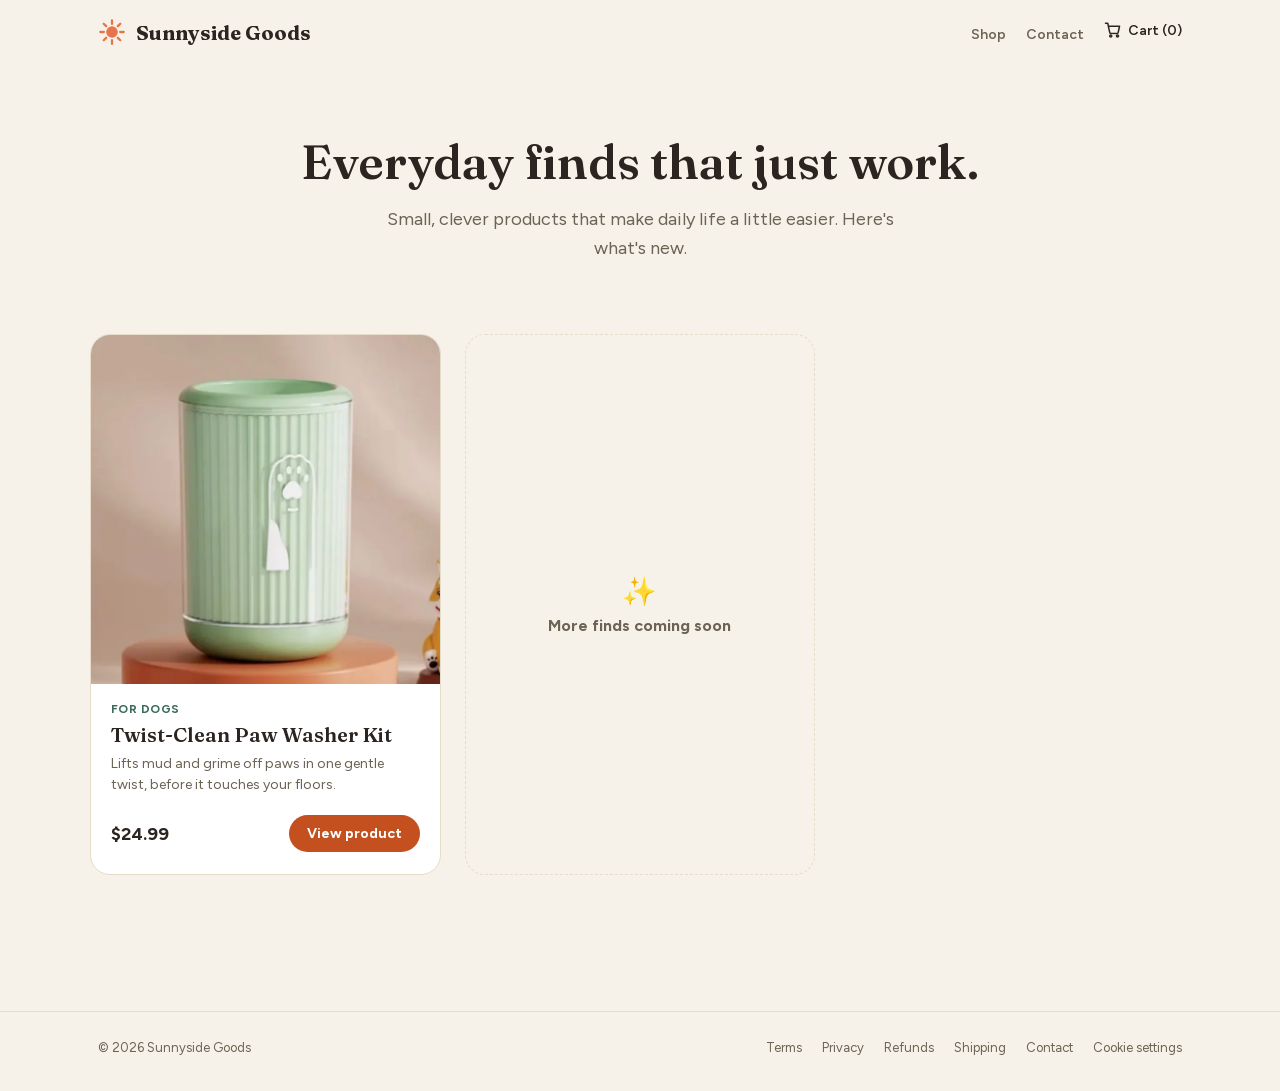
<file: index.html>
<!doctype html>
<html lang="en">
<head>
<meta charset="utf-8">
<meta name="viewport" content="width=device-width, initial-scale=1">
<title>Sunnyside Goods — Everyday finds that just work</title>
<meta name="description" content="Small, clever products that make daily life easier. Browse our latest finds, with free shipping and a 30-day guarantee.">
<link rel="canonical" href="https://svidlak.github.io/">
<meta name="robots" content="index, follow, max-image-preview:large">
<meta name="theme-color" content="#F7F2E9">
<link rel="icon" href="/favicon.svg" type="image/svg+xml">
<meta property="og:type" content="website">
<meta property="og:site_name" content="Sunnyside Goods">
<meta property="og:title" content="Sunnyside Goods — Everyday finds that just work">
<meta property="og:description" content="Small, clever products that make daily life easier. Browse our latest finds, with free shipping and a 30-day guarantee.">
<meta property="og:url" content="https://svidlak.github.io/">
<meta property="og:image" content="https://svidlak.github.io/paw-washer/assets/variants/green-medium.webp">
<meta property="og:image:alt" content="Twist-Clean Paw Washer in green">
<meta name="twitter:card" content="summary_large_image">
<meta name="twitter:title" content="Sunnyside Goods — Everyday finds that just work">
<meta name="twitter:description" content="Small, clever products that make daily life easier. Browse our latest finds, with free shipping and a 30-day guarantee.">
<meta name="twitter:image" content="https://svidlak.github.io/paw-washer/assets/variants/green-medium.webp">
<script type="application/ld+json">{"@context":"https://schema.org","@type":"WebSite","name":"Sunnyside Goods","url":"https://svidlak.github.io/"}</script>
<link rel="preload" href="/shared/fonts/figtree-latin.woff2" as="font" type="font/woff2" crossorigin>
<link rel="preload" href="/shared/fonts/fraunces-latin.woff2" as="font" type="font/woff2" crossorigin>
<link rel="stylesheet" href="/shared/fonts.css">
<style>
  :root { --gx: 48px; --bg: #F7F2E9; --ink: #2B2420; --muted: #6B6354; --line: #E5DCC9; --green: #3A6B5C; --orange: #C4501F; }
  html { scroll-behavior: smooth; -webkit-text-size-adjust: 100%; }
  body { margin: 0; background: var(--bg); color: var(--ink); font-family: 'Figtree', sans-serif; overflow-x: hidden; }
  a { color: inherit; text-decoration: none; }
  h1, h2, .serif { font-family: 'Fraunces', serif; }
  .wrap { max-width: 1100px; margin: 0 auto; padding: 0 var(--gx); }
  header .wrap { display: flex; align-items: center; justify-content: space-between; padding-top: 22px; padding-bottom: 22px; }
  .brand { font-size: 22px; font-weight: 700; display: flex; align-items: center; gap: 10px; }
  .hero { padding: 72px 0 40px; text-align: center; }
  .hero h1 { font-size: 48px; line-height: 1.1; font-weight: 600; margin: 0 0 16px; }
  .hero p { font-size: 18px; color: var(--muted); max-width: 520px; margin: 0 auto; line-height: 1.6; }
  .grid { display: grid; grid-template-columns: repeat(auto-fill, minmax(260px, 1fr)); gap: 24px; padding: 32px 0 88px; }
  .card { display: flex; flex-direction: column; background: #fff; border-radius: 20px; overflow: hidden; border: 1px solid var(--line); transition: transform .2s ease, box-shadow .2s ease; }
  .card:hover { transform: translateY(-4px); box-shadow: 0 14px 32px rgba(43,36,32,0.12); }
  .card img { width: 100%; aspect-ratio: 1 / 1; object-fit: cover; display: block; background: #EFE6D4; }
  .card .body { padding: 18px 20px 22px; display: flex; flex-direction: column; gap: 6px; flex: 1; }
  .tag { font-size: 12px; font-weight: 700; letter-spacing: .04em; text-transform: uppercase; color: var(--green); }
  .card h2 { font-size: 20px; font-weight: 600; margin: 0; }
  .card p { font-size: 14px; line-height: 1.5; color: var(--muted); margin: 0; }
  .row { display: flex; align-items: center; justify-content: space-between; margin-top: auto; padding-top: 14px; }
  .price { font-weight: 700; font-size: 18px; }
  .cta { background: var(--orange); color: #fff; padding: 10px 18px; border-radius: 999px; font-weight: 700; font-size: 14px; }
  .soon { align-items: center; justify-content: center; text-align: center; border-style: dashed; background: transparent; color: var(--muted); padding: 40px 20px; min-height: 200px; }
  .soon:hover { transform: none; box-shadow: none; }
  footer { border-top: 1px solid var(--line); padding: 32px 0; font-size: 13px; color: var(--muted); }
  footer .wrap { display: flex; justify-content: space-between; flex-wrap: wrap; gap: 12px; }
  a:focus-visible { outline: 3px solid var(--green); outline-offset: 3px; }
  @media (max-width: 768px) {
    :root { --gx: 20px; }
    .hero { padding: 48px 0 24px; }
    .hero h1 { font-size: 32px; }
    .hero p { font-size: 16px; }
    .grid { padding-bottom: 56px; }
  }
  @media (prefers-reduced-motion: reduce) { html { scroll-behavior: auto; } * { transition: none !important; } }
</style>
<script src="/shared/layout.js"></script>
<script src="/shared/analytics.js"></script>
<script src="/shared/cart.js"></script>
</head>
<body>

<site-header></site-header>

<main>
  <section class="hero wrap">
    <h1>Everyday finds that just work.</h1>
    <p>Small, clever products that make daily life a little easier. Here's what's new.</p>
  </section>

  <section class="wrap">
    <div class="grid" id="products">
      <!-- PRODUCT CARD: copy this block for each new product -->
      <a class="card" href="paw-washer/">
        <img src="paw-washer/assets/variants/green-medium.webp" alt="Twist-Clean Paw Washer in green" loading="lazy">
        <div class="body">
          <span class="tag">For dogs</span>
          <h2>Twist-Clean Paw Washer Kit</h2>
          <p>Lifts mud and grime off paws in one gentle twist, before it touches your floors.</p>
          <div class="row"><span class="price">$24.99</span><span class="cta">View product</span></div>
        </div>
      </a>

      <div class="card soon">
        <div>
          <div style="font-size: 28px; margin-bottom: 8px;">✨</div>
          <strong>More finds coming soon</strong>
        </div>
      </div>
    </div>
  </section>
</main>

<site-footer></site-footer>
</body>
</html>
</file>
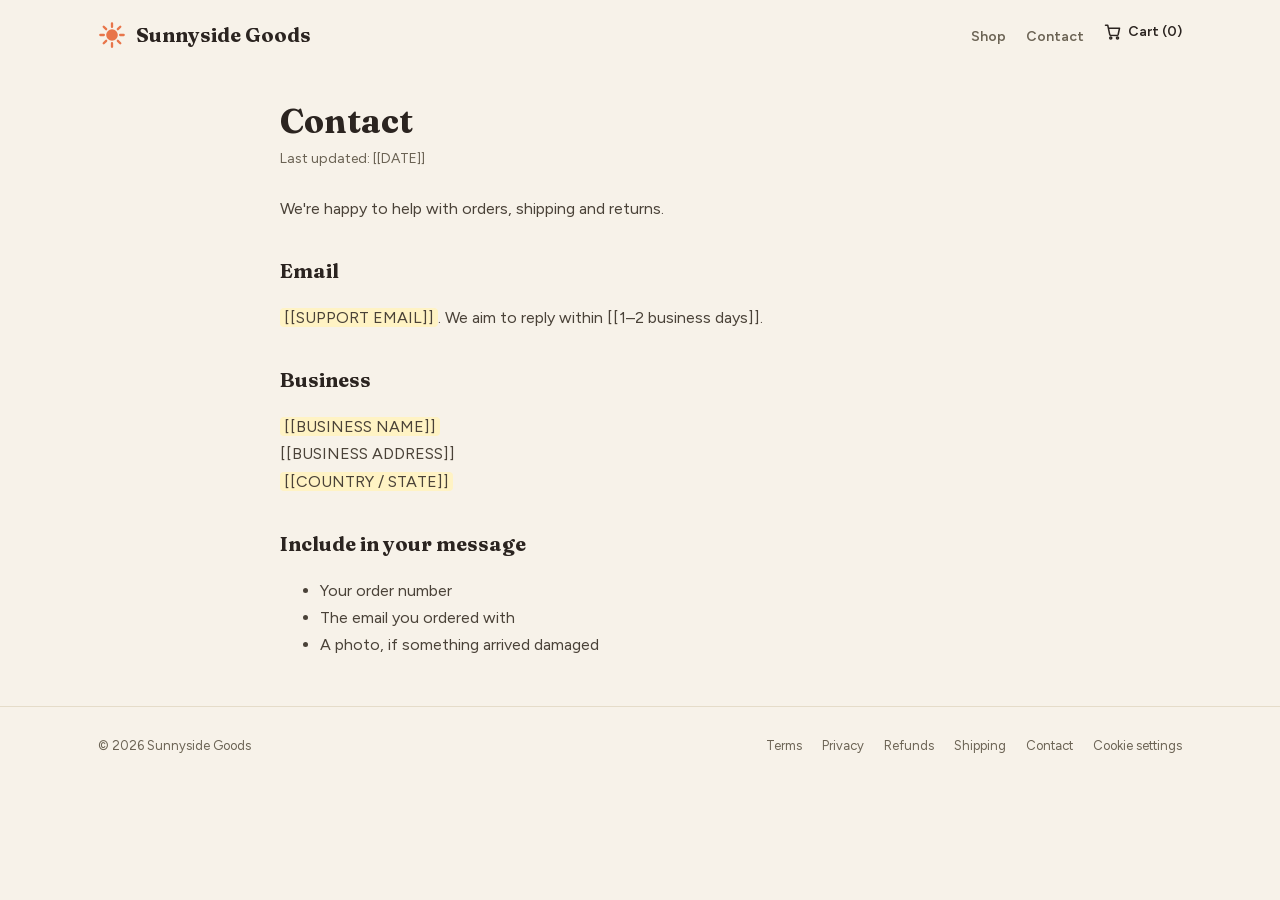
<file: contact/index.html>
<!doctype html>
<html lang="en"><head><meta charset="utf-8"><meta name="viewport" content="width=device-width, initial-scale=1">
<title>Contact — Sunnyside Goods</title>
<meta name="description" content="Get in touch with Sunnyside Goods about orders, shipping and returns.">
<link rel="canonical" href="https://svidlak.github.io/contact/">
<meta name="robots" content="index, follow, max-image-preview:large">
<meta name="theme-color" content="#F7F2E9">
<link rel="icon" href="/favicon.svg" type="image/svg+xml">
<meta property="og:type" content="website">
<meta property="og:site_name" content="Sunnyside Goods">
<meta property="og:title" content="Contact — Sunnyside Goods">
<meta property="og:description" content="Get in touch with Sunnyside Goods about orders, shipping and returns.">
<meta property="og:url" content="https://svidlak.github.io/contact/">
<meta property="og:image" content="https://svidlak.github.io/paw-washer/assets/variants/green-medium.jpeg">
<meta property="og:image:alt" content="Twist-Clean Paw Washer in green">
<meta name="twitter:card" content="summary_large_image">
<meta name="twitter:title" content="Contact — Sunnyside Goods">
<meta name="twitter:description" content="Get in touch with Sunnyside Goods about orders, shipping and returns.">
<meta name="twitter:image" content="https://svidlak.github.io/paw-washer/assets/variants/green-medium.jpeg">
<link rel="preload" href="/shared/fonts/figtree-latin.woff2" as="font" type="font/woff2" crossorigin>
<link rel="preload" href="/shared/fonts/fraunces-latin.woff2" as="font" type="font/woff2" crossorigin>
<link rel="stylesheet" href="/shared/fonts.css">
<style>
  :root { --bg:#F7F2E9; --ink:#2B2420; --muted:#6B6354; --line:#E5DCC9; --green:#3A6B5C; }
  html { -webkit-text-size-adjust:100%; }
  body { margin:0; background:var(--bg); color:var(--ink); font-family:'Figtree',sans-serif; line-height:1.7; overflow-x:hidden; }
  a { color:var(--green); }
  header, main, footer { max-width:760px; margin:0 auto; padding:0 20px; box-sizing:border-box; }
  header { padding-top:24px; padding-bottom:8px; }
  header a { font-family:'Fraunces',serif; font-weight:700; font-size:20px; color:var(--ink); text-decoration:none; }
  h1 { font-family:'Fraunces',serif; font-size:34px; line-height:1.15; margin:32px 0 6px; }
  h2 { font-family:'Fraunces',serif; font-size:20px; margin:32px 0 8px; }
  p, li { font-size:16px; color:#4A4238; }
  .updated { color:var(--muted); font-size:14px; margin:0 0 24px; }
  .todo { background:#FFF3C4; padding:0 4px; border-radius:4px; }
  footer { border-top:1px solid var(--line); margin-top:48px; padding-top:20px; padding-bottom:40px; font-size:14px; color:var(--muted); display:flex; flex-wrap:wrap; gap:8px 20px; }
  footer a { color:var(--muted); }
  @media (max-width:600px){ h1{font-size:28px;} }
</style>
<script src="/shared/analytics.js"></script>
<script src="/shared/cart.js"></script>
<script src="/shared/layout.js"></script>
</head><body>
<site-header></site-header>
<main>
<h1>Contact</h1>
<p class="updated">Last updated: [[DATE]]</p>

<p>We're happy to help with orders, shipping and returns.</p>
<h2>Email</h2>
<p><span class="todo">[[SUPPORT EMAIL]]</span>. We aim to reply within [[1–2 business days]].</p>
<h2>Business</h2>
<p><span class="todo">[[BUSINESS NAME]]</span><br>[[BUSINESS ADDRESS]]<br><span class="todo">[[COUNTRY / STATE]]</span></p>
<h2>Include in your message</h2>
<ul><li>Your order number</li><li>The email you ordered with</li><li>A photo, if something arrived damaged</li></ul>

</main>
<site-footer></site-footer>
</body></html>
</file>
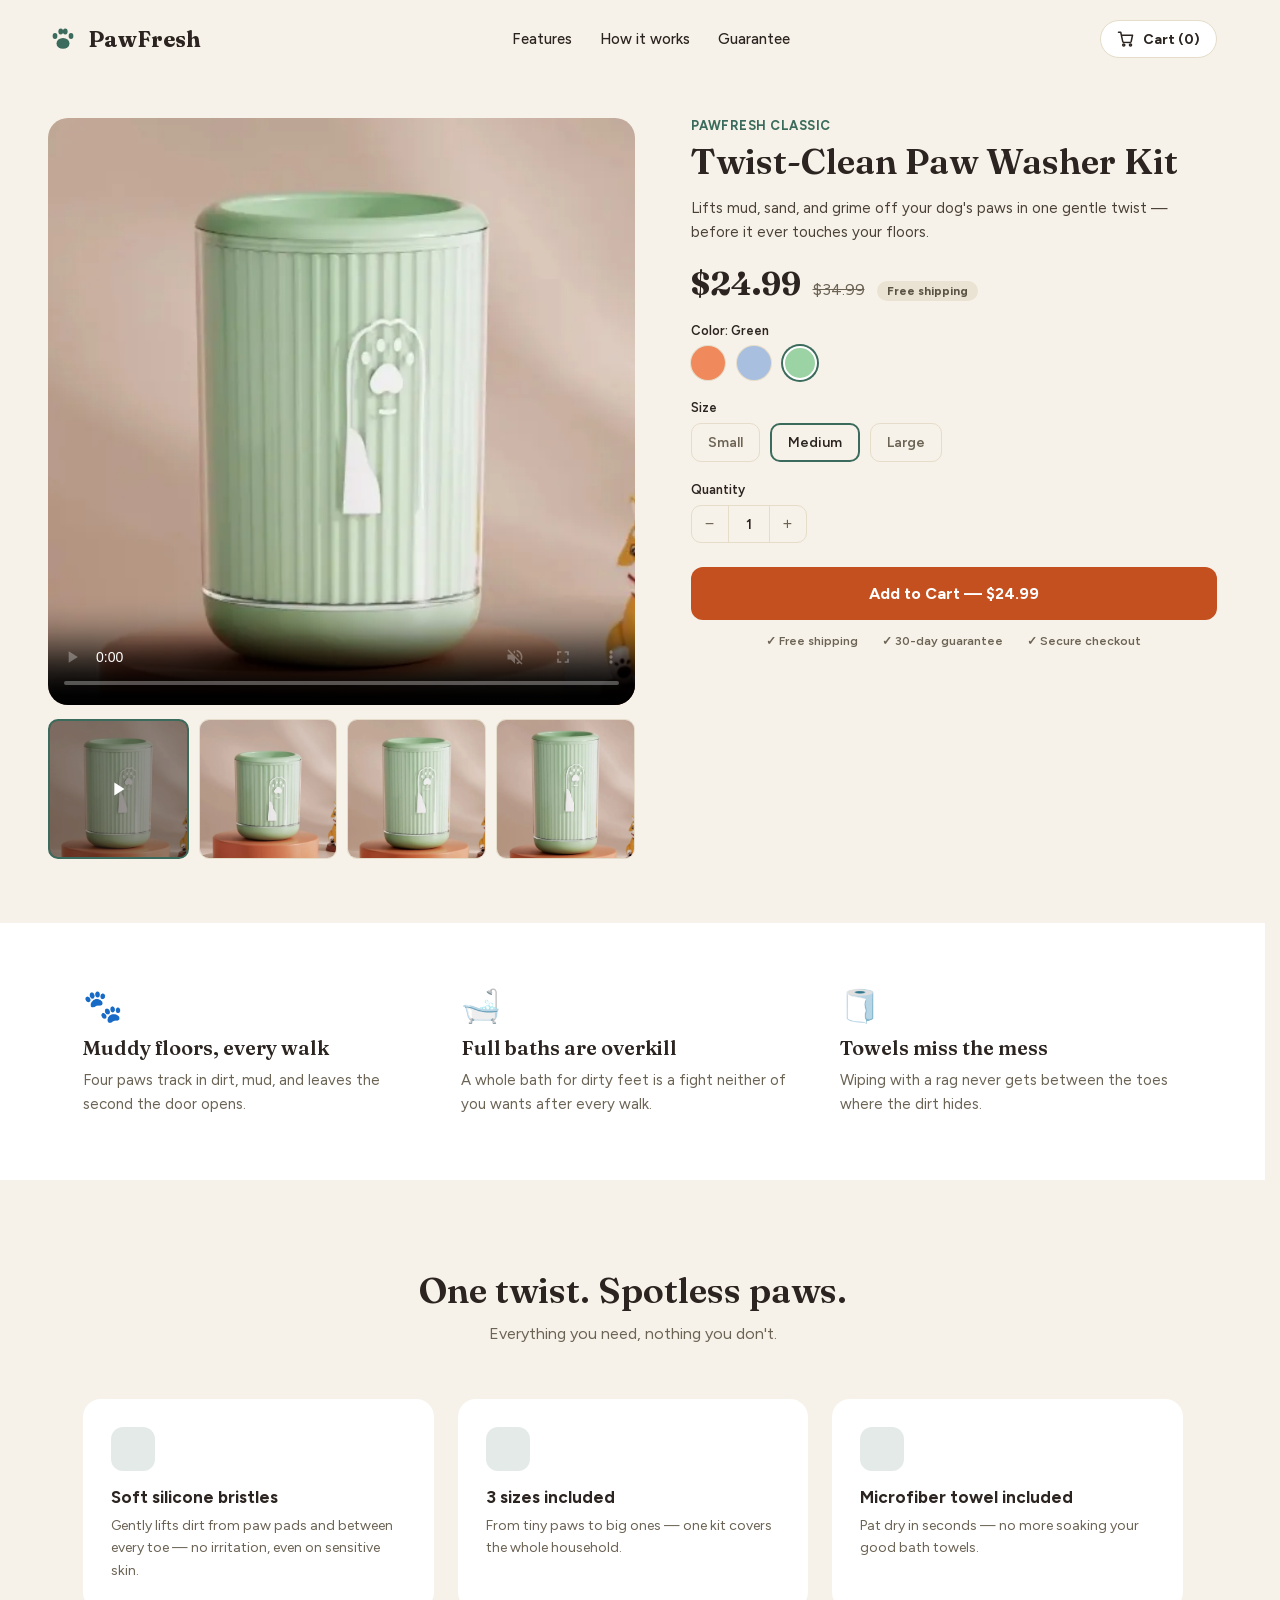
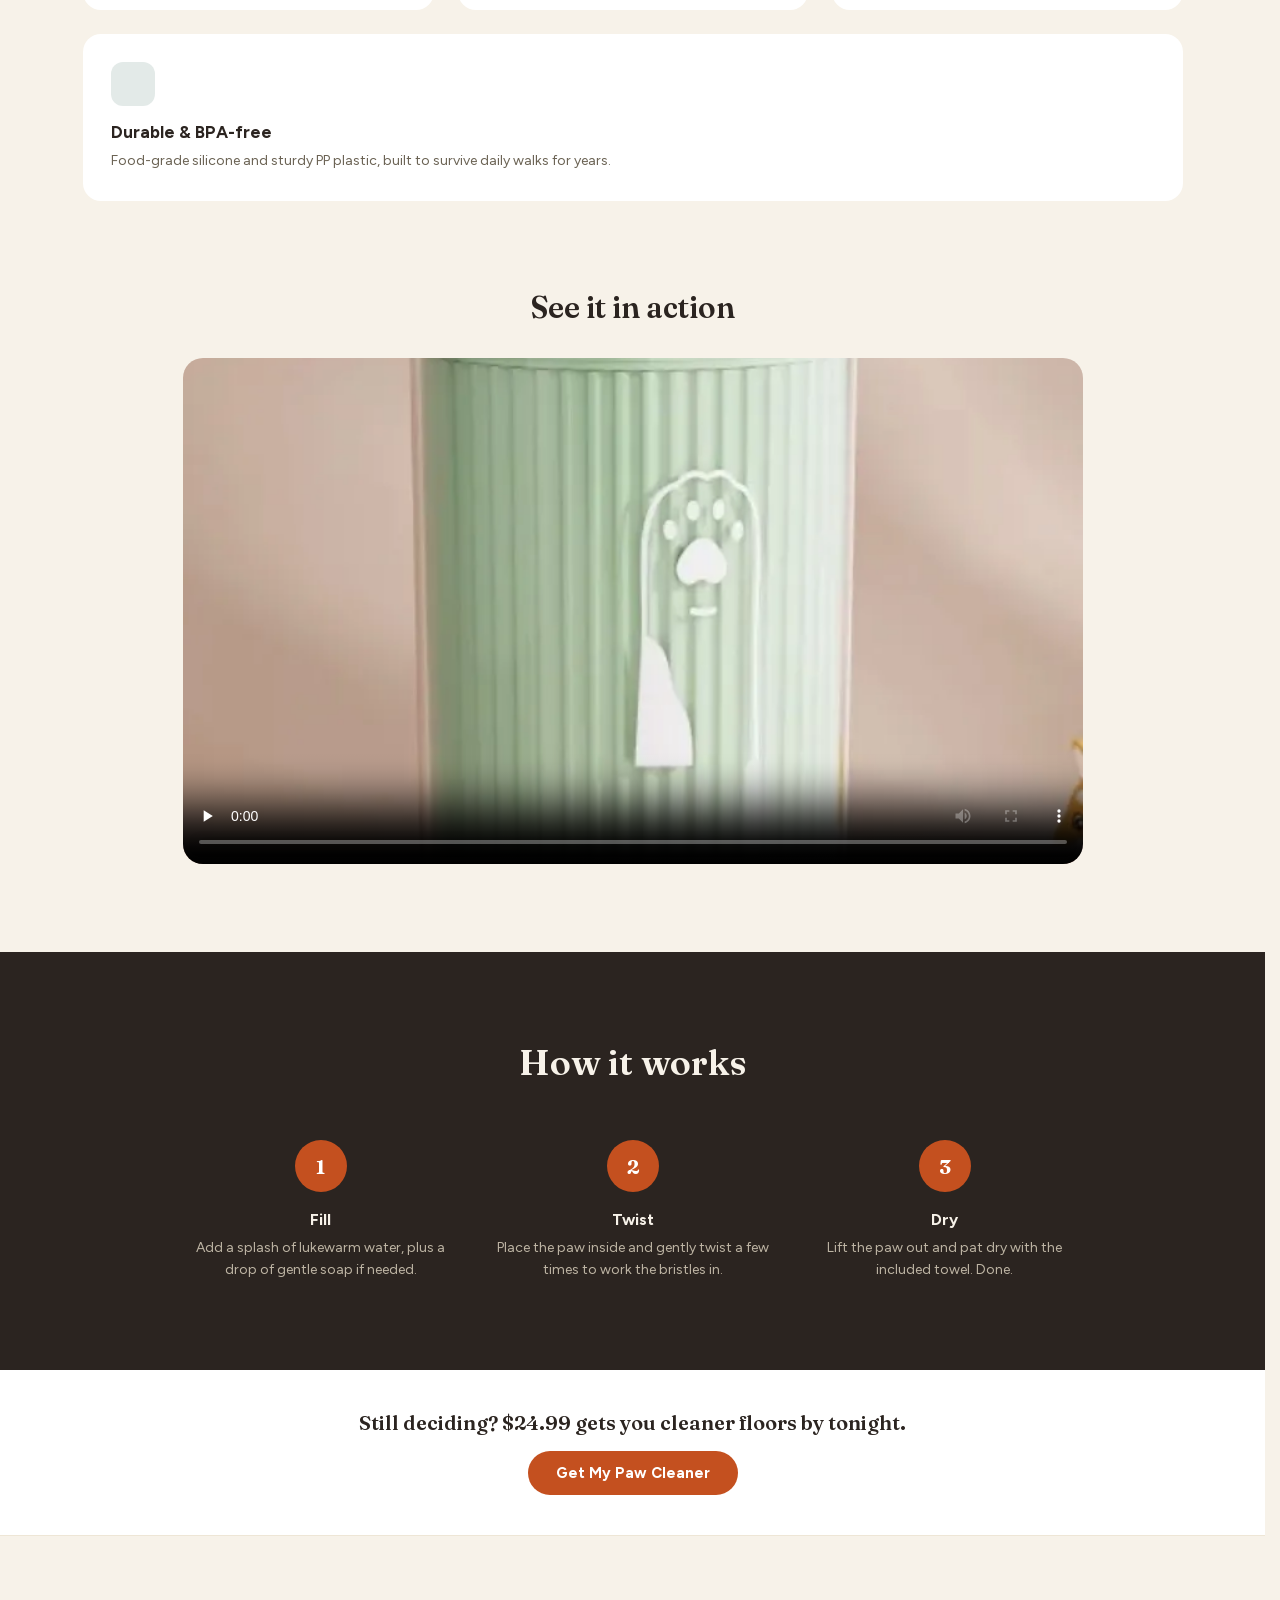
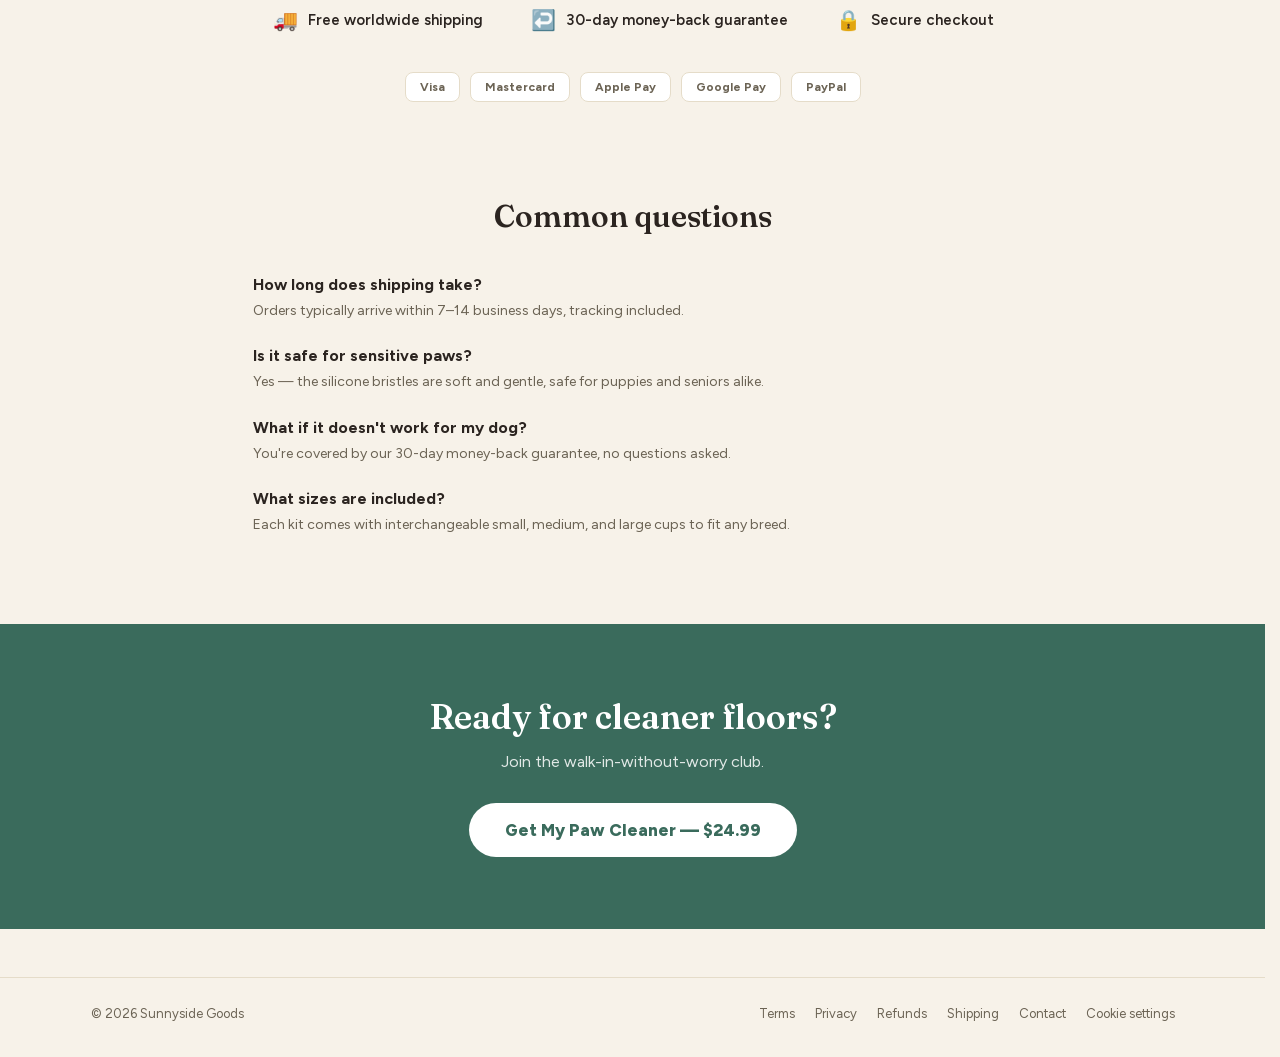
<file: paw-washer/index.html>
<!doctype html>
<html lang="en">
<head>
<meta charset="utf-8">
<meta name="viewport" content="width=device-width, initial-scale=1">
<title>Twist-Clean Paw Washer Kit — Clean Muddy Dog Paws Fast | Sunnyside Goods</title>
<meta name="description" content="Lifts mud, sand and grime off your dog's paws in one gentle twist, before it touches your floors. Soft silicone bristles, 3 sizes, 3 colors. Free shipping, 30-day guarantee.">
<link rel="canonical" href="https://svidlak.github.io/paw-washer/">
<meta name="robots" content="index, follow, max-image-preview:large">
<meta name="theme-color" content="#F7F2E9">
<link rel="icon" href="/favicon.svg" type="image/svg+xml">
<meta property="og:type" content="product">
<meta property="og:site_name" content="Sunnyside Goods">
<meta property="og:title" content="Twist-Clean Paw Washer Kit — Clean Muddy Dog Paws Fast | Sunnyside Goods">
<meta property="og:description" content="Lifts mud, sand and grime off your dog's paws in one gentle twist, before it touches your floors. Soft silicone bristles, 3 sizes, 3 colors. Free shipping, 30-day guarantee.">
<meta property="og:url" content="https://svidlak.github.io/paw-washer/">
<meta property="og:image" content="https://svidlak.github.io/paw-washer/assets/variants/green-medium.jpeg">
<meta property="og:image:alt" content="Twist-Clean Paw Washer in green">
<meta name="twitter:card" content="summary_large_image">
<meta name="twitter:title" content="Twist-Clean Paw Washer Kit — Clean Muddy Dog Paws Fast | Sunnyside Goods">
<meta name="twitter:description" content="Lifts mud, sand and grime off your dog's paws in one gentle twist, before it touches your floors. Soft silicone bristles, 3 sizes, 3 colors. Free shipping, 30-day guarantee.">
<meta name="twitter:image" content="https://svidlak.github.io/paw-washer/assets/variants/green-medium.jpeg">
<script type="application/ld+json">{"@context":"https://schema.org","@type":"Product","name":"Twist-Clean Paw Washer Kit","description":"Lifts mud, sand and grime off your dog's paws in one gentle twist, before it touches your floors. Soft silicone bristles, 3 sizes, 3 colors. Free shipping, 30-day guarantee.","image":["https://svidlak.github.io/paw-washer/assets/variants/green-medium.jpeg","https://svidlak.github.io/paw-washer/assets/variants/blue-medium.jpeg","https://svidlak.github.io/paw-washer/assets/variants/orange-medium.jpeg"],"brand":{"@type":"Brand","name":"PawFresh"},"offers":{"@type":"Offer","url":"https://svidlak.github.io/paw-washer/","priceCurrency":"USD","price":"24.99","availability":"https://schema.org/InStock","itemCondition":"https://schema.org/NewCondition"}}</script>
<link rel="preload" href="/shared/fonts/figtree-latin.woff2" as="font" type="font/woff2" crossorigin>
<link rel="preload" href="/shared/fonts/fraunces-latin.woff2" as="font" type="font/woff2" crossorigin>
<link rel="stylesheet" href="/shared/fonts.css">
<style>
  :root { --gx: 48px; --gap: 56px; --h1: 36px; --h2: 30px; }
  html { scroll-behavior: smooth; scrollbar-gutter: stable; -webkit-text-size-adjust: 100%; }
  html, body { overflow-x: hidden; }
  [id] { scroll-margin-top: 24px; }
  a, button { transition: transform .18s ease, box-shadow .18s ease, background-color .18s ease, border-color .18s ease, opacity .18s ease; -webkit-tap-highlight-color: transparent; }
  a[href="#"]:hover, .pf-buy:hover { transform: translateY(-2px); box-shadow: 0 8px 20px rgba(232,117,74,0.35); }
  a:active, button:active { transform: scale(0.97); }
  .pf-color:hover, .pf-size:hover, .pf-thumb:hover, #pf-video-thumb:hover { transform: translateY(-2px); }
  a:focus-visible, button:focus-visible { outline: 3px solid #3A6B5C; outline-offset: 3px; }
  #pf-main, #pf-video { transition: opacity .25s ease; }
  .js .pf-reveal { opacity: 0; transform: translateY(28px); transition: opacity .7s cubic-bezier(.2,.7,.2,1), transform .7s cubic-bezier(.2,.7,.2,1); will-change: opacity, transform; }
  .js .pf-reveal.pf-in { opacity: 1; transform: none; }
  @media (prefers-reduced-motion: reduce) {
    html { scroll-behavior: auto; }
    *, *::before, *::after { transition: none !important; animation: none !important; }
    .js .pf-reveal { opacity: 1; transform: none; }
  }
  img, video { max-width: 100%; }
  @media (max-width: 768px) {
    :root { --gx: 20px; --gap: 28px; --h1: 28px; --h2: 24px; }
    .pf-navlinks { display: none !important; }
  }
  body { margin: 0; background: #F7F2E9; font-family: 'Figtree', sans-serif; color: #2B2420; padding-bottom: 0; }
  a { color: inherit; text-decoration: none; }
  .pf-h { font-family: 'Fraunces', serif; }
  .pf-sticky { display: none; }
  @media (max-width: 768px) {
    .pf-sticky { display: flex; }
    body { padding-bottom: 68px; }
  }
</style>
<script src="/shared/layout.js"></script>
<script src="/shared/analytics.js"></script>
<script src="/shared/cart.js"></script>
</head>
<body>

<div style="width: 100%; max-width: 100%; overflow-x: hidden;">

  <!-- STICKY MOBILE BUY BAR -->
  <div class="pf-sticky" style="position: fixed; bottom: 0; left: 0; right: 0; z-index: 40; background: #fff; border-top: 1px solid #E5DCC9; padding: 12px 20px; align-items: center; justify-content: space-between; box-shadow: 0 -4px 16px rgba(0,0,0,0.1);">
    <span style="font-weight: 700; font-size: 16px;">$24.99</span>
    <a href="#" class="pf-buy" style="background: #C4501F; color: #fff; padding: 11px 24px; border-radius: 999px; font-weight: 700; font-size: 14px;">Get Yours</a>
  </div>

  <!-- NAV -->
  <div style="display: flex; align-items: center; justify-content: space-between; padding: 20px var(--gx); max-width: 1180px; margin: 0 auto; flex-wrap: wrap; gap: 16px;">
    <a href="../" aria-label="PawFresh home" style="display: flex; align-items: center; gap: 10px;">
      <svg width="30" height="30" viewBox="0 0 24 24" fill="none" aria-hidden="true">
        <ellipse cx="12" cy="15.5" rx="5.2" ry="4.3" fill="#3A6B5C"/>
        <ellipse cx="5.6" cy="9.5" rx="1.9" ry="2.4" fill="#3A6B5C"/>
        <ellipse cx="10.2" cy="6" rx="1.9" ry="2.4" fill="#3A6B5C"/>
        <ellipse cx="13.8" cy="6" rx="1.9" ry="2.4" fill="#3A6B5C"/>
        <ellipse cx="18.4" cy="9.5" rx="1.9" ry="2.4" fill="#3A6B5C"/>
      </svg>
      <span class="pf-h" style="font-size: 22px; font-weight: 700;">PawFresh</span>
    </a>
    <div class="pf-navlinks" style="display: flex; align-items: center; gap: 28px; font-size: 15px; font-weight: 500;">
      <a href="#features">Features</a>
      <a href="#how">How it works</a>
      <a href="#guarantee">Guarantee</a>
    </div>
    <button type="button" data-sg-cart-open aria-label="Open cart" style="background: #fff; border: 1px solid #E5DCC9; border-radius: 999px; padding: 9px 16px; font: 700 14px 'Figtree', sans-serif; color: #2B2420; cursor: pointer; display: inline-flex; align-items: center; gap: 8px;"><svg width="18" height="18" viewBox="0 0 24 24" fill="none" stroke="currentColor" stroke-width="2" stroke-linecap="round" stroke-linejoin="round" aria-hidden="true" style="vertical-align:-3px"><circle cx="9" cy="20" r="1.4"/><circle cx="18" cy="20" r="1.4"/><path d="M2 3h3l2.6 12.2a1.6 1.6 0 0 0 1.6 1.3h8.1a1.6 1.6 0 0 0 1.6-1.2L20.7 7H6"/></svg><span>Cart (<span data-sg-cart-count>0</span>)</span></button>
  </div>

  <main>
  <!-- BUY BOX -->
  <div style="max-width: 1180px; margin: 0 auto; padding: 40px var(--gx) 64px; display: flex; gap: var(--gap); flex-wrap: wrap;">

    <!-- Gallery -->
    <div style="flex: 1 1 440px; min-width: 280px;">
      <div style="width: 100%; aspect-ratio: 1 / 1; background: #EFE6D4; border-radius: 20px; margin-bottom: 14px; overflow: hidden;">
        <video id="pf-video" data-src="assets/video-web.mp4" poster="assets/variants/green-medium.webp" preload="none" muted loop playsinline controls style="width: 100%; height: 100%; object-fit: cover; display: block;"></video>
        <img id="pf-main" src="assets/variants/green-medium.webp" alt="PawFresh paw washer, green, medium" style="width: 100%; height: 100%; object-fit: cover; display: none;">
      </div>
      <div style="display: flex; gap: 10px;">
        <button type="button" id="pf-video-thumb" aria-label="Play video" style="flex: 1 1 0; aspect-ratio: 1 / 1; border-radius: 10px; background: #2B2420; padding: 0; cursor: pointer; display: flex; align-items: center; justify-content: center; position: relative; overflow: hidden;">
          <img src="assets/variants/green-medium.webp" alt="Video preview" style="width: 100%; height: 100%; object-fit: cover; opacity: 0.55;">
          <svg width="22" height="22" viewBox="0 0 24 24" fill="#fff" style="position: absolute;" aria-hidden="true"><path d="M8 5v14l11-7z"/></svg>
        </button>
        <button type="button" class="pf-thumb" data-size="small" style="flex: 1 1 0; aspect-ratio: 1 / 1; border-radius: 10px; overflow: hidden; padding: 0; cursor: pointer; background: none;"><img class="pf-thumb-img" alt="Small size" style="width: 100%; height: 100%; object-fit: cover; display: block;"></button>
        <button type="button" class="pf-thumb" data-size="medium" style="flex: 1 1 0; aspect-ratio: 1 / 1; border-radius: 10px; overflow: hidden; padding: 0; cursor: pointer; background: none;"><img class="pf-thumb-img" alt="Medium size" style="width: 100%; height: 100%; object-fit: cover; display: block;"></button>
        <button type="button" class="pf-thumb" data-size="large" style="flex: 1 1 0; aspect-ratio: 1 / 1; border-radius: 10px; overflow: hidden; padding: 0; cursor: pointer; background: none;"><img class="pf-thumb-img" alt="Large size" style="width: 100%; height: 100%; object-fit: cover; display: block;"></button>
      </div>
    </div>

    <!-- Buy panel -->
    <div style="flex: 1 1 380px; min-width: 280px;">
      <div style="font-size: 13px; font-weight: 700; letter-spacing: 0.04em; text-transform: uppercase; color: #3A6B5C; margin-bottom: 8px;">PawFresh Classic</div>
      <h1 class="pf-h" style="font-size: var(--h1); line-height: 1.15; font-weight: 600; margin: 0 0 14px;">Twist-Clean Paw Washer Kit</h1>
      <p style="font-size: 15px; line-height: 1.6; color: #4A4238; margin: 0 0 20px;">Lifts mud, sand, and grime off your dog's paws in one gentle twist — before it ever touches your floors.</p>

      <div style="display: flex; align-items: baseline; gap: 12px; margin-bottom: 20px; flex-wrap: wrap;">
        <span class="pf-h" style="font-size: 32px; font-weight: 700;">$24.99</span>
        <span style="font-size: 16px; color: #6B6354; text-decoration: line-through;">$34.99</span>
        <span style="background: #EAE2D2; color: #5A5244; font-size: 12px; font-weight: 700; padding: 3px 10px; border-radius: 999px;">Free shipping</span>
      </div>

      <div style="margin-bottom: 20px;">
        <div style="font-size: 13px; font-weight: 600; margin-bottom: 8px;">Color: <span id="pf-color-label">Green</span></div>
        <div style="display: flex; gap: 12px; flex-wrap: wrap;">
          <button type="button" class="pf-color" data-color="orange" title="Orange" aria-label="Orange" style="width: 34px; height: 34px; border-radius: 50%; background: #F08A5D; cursor: pointer; padding: 0;"></button>
          <button type="button" class="pf-color" data-color="blue" title="Blue" aria-label="Blue" style="width: 34px; height: 34px; border-radius: 50%; background: #A9BFE0; cursor: pointer; padding: 0;"></button>
          <button type="button" class="pf-color" data-color="green" title="Green" aria-label="Green" style="width: 34px; height: 34px; border-radius: 50%; background: #9CD3A4; cursor: pointer; padding: 0;"></button>
        </div>
      </div>

      <div style="margin-bottom: 20px;">
        <div style="font-size: 13px; font-weight: 600; margin-bottom: 8px;">Size</div>
        <div style="display: flex; gap: 10px; flex-wrap: wrap;">
          <button type="button" class="pf-size" data-size="small" style="padding: 9px 16px; border-radius: 10px; background: none; cursor: pointer; font: 600 14px 'Figtree', sans-serif;">Small</button>
          <button type="button" class="pf-size" data-size="medium" style="padding: 9px 16px; border-radius: 10px; background: none; cursor: pointer; font: 600 14px 'Figtree', sans-serif;">Medium</button>
          <button type="button" class="pf-size" data-size="large" style="padding: 9px 16px; border-radius: 10px; background: none; cursor: pointer; font: 600 14px 'Figtree', sans-serif;">Large</button>
        </div>
      </div>

      <div style="margin-bottom: 24px;">
        <div style="font-size: 13px; font-weight: 600; margin-bottom: 8px;">Quantity</div>
        <div style="display: inline-flex; align-items: center; border: 1px solid #E5DCC9; border-radius: 10px; overflow: hidden;">
          <button type="button" id="pf-qty-minus" aria-label="Decrease quantity" style="width: 36px; height: 36px; display: flex; align-items: center; justify-content: center; font-size: 16px; color: #6B6354; background: none; border: 0; cursor: pointer; padding: 0;">−</button>
          <span id="pf-qty" style="width: 40px; height: 36px; display: flex; align-items: center; justify-content: center; font-size: 14px; font-weight: 600; border-left: 1px solid #E5DCC9; border-right: 1px solid #E5DCC9;">1</span>
          <button type="button" id="pf-qty-plus" aria-label="Increase quantity" style="width: 36px; height: 36px; display: flex; align-items: center; justify-content: center; font-size: 16px; color: #6B6354; background: none; border: 0; cursor: pointer; padding: 0;">+</button>
        </div>
      </div>

      <a href="#" id="pf-add" class="pf-buy" style="display: block; text-align: center; background: #C4501F; color: #fff; padding: 17px 30px; border-radius: 12px; font-weight: 700; font-size: 16px; margin-bottom: 14px;">Add to Cart — $24.99</a>


      <div style="display: flex; justify-content: center; gap: 24px; flex-wrap: wrap; font-size: 12px; font-weight: 600; color: #6B6354;">
        <span>✓ Free shipping</span>
        <span>✓ 30-day guarantee</span>
        <span>✓ Secure checkout</span>
      </div>
    </div>
  </div>

  <!-- PROBLEM STRIP -->
  <div style="background: #FFFFFF; padding: 64px var(--gx);">
    <div style="max-width: 1100px; margin: 0 auto; display: flex; gap: 36px; flex-wrap: wrap;">
      <div style="flex: 1 1 260px;">
        <div style="font-size: 32px; margin-bottom: 10px;">🐾</div>
        <h2 class="pf-h" style="font-size: 20px; font-weight: 600; margin: 0 0 8px;">Muddy floors, every walk</h2>
        <p style="font-size: 15px; line-height: 1.6; color: #6B6354; margin: 0;">Four paws track in dirt, mud, and leaves the second the door opens.</p>
      </div>
      <div style="flex: 1 1 260px;">
        <div style="font-size: 32px; margin-bottom: 10px;">🛁</div>
        <h2 class="pf-h" style="font-size: 20px; font-weight: 600; margin: 0 0 8px;">Full baths are overkill</h2>
        <p style="font-size: 15px; line-height: 1.6; color: #6B6354; margin: 0;">A whole bath for dirty feet is a fight neither of you wants after every walk.</p>
      </div>
      <div style="flex: 1 1 260px;">
        <div style="font-size: 32px; margin-bottom: 10px;">🧻</div>
        <h2 class="pf-h" style="font-size: 20px; font-weight: 600; margin: 0 0 8px;">Towels miss the mess</h2>
        <p style="font-size: 15px; line-height: 1.6; color: #6B6354; margin: 0;">Wiping with a rag never gets between the toes where the dirt hides.</p>
      </div>
    </div>
  </div>

  <!-- FEATURES -->
  <div id="features" style="max-width: 1100px; margin: 0 auto; padding: 88px var(--gx);">
    <h2 class="pf-h" style="font-size: var(--h1); font-weight: 600; text-align: center; margin: 0 0 12px;">One twist. Spotless paws.</h2>
    <p style="text-align: center; color: #6B6354; font-size: 16px; margin: 0 0 56px;">Everything you need, nothing you don't.</p>
    <div style="display: flex; flex-wrap: wrap; gap: 24px;">
      <div style="flex: 1 1 240px; min-width: 240px; background: #FFFFFF; border-radius: 18px; padding: 28px;">
        <div style="width: 44px; height: 44px; border-radius: 12px; background: #3A6B5C; opacity: 0.14; margin-bottom: 16px;"></div>
        <h3 style="font-size: 17px; font-weight: 700; margin: 0 0 8px;">Soft silicone bristles</h3>
        <p style="font-size: 14px; line-height: 1.6; color: #6B6354; margin: 0;">Gently lifts dirt from paw pads and between every toe — no irritation, even on sensitive skin.</p>
      </div>
      <div style="flex: 1 1 240px; min-width: 240px; background: #FFFFFF; border-radius: 18px; padding: 28px;">
        <div style="width: 44px; height: 44px; border-radius: 12px; background: #3A6B5C; opacity: 0.14; margin-bottom: 16px;"></div>
        <h3 style="font-size: 17px; font-weight: 700; margin: 0 0 8px;">3 sizes included</h3>
        <p style="font-size: 14px; line-height: 1.6; color: #6B6354; margin: 0;">From tiny paws to big ones — one kit covers the whole household.</p>
      </div>
      <div style="flex: 1 1 240px; min-width: 240px; background: #FFFFFF; border-radius: 18px; padding: 28px;">
        <div style="width: 44px; height: 44px; border-radius: 12px; background: #3A6B5C; opacity: 0.14; margin-bottom: 16px;"></div>
        <h3 style="font-size: 17px; font-weight: 700; margin: 0 0 8px;">Microfiber towel included</h3>
        <p style="font-size: 14px; line-height: 1.6; color: #6B6354; margin: 0;">Pat dry in seconds — no more soaking your good bath towels.</p>
      </div>
      <div style="flex: 1 1 240px; min-width: 240px; background: #FFFFFF; border-radius: 18px; padding: 28px;">
        <div style="width: 44px; height: 44px; border-radius: 12px; background: #3A6B5C; opacity: 0.14; margin-bottom: 16px;"></div>
        <h3 style="font-size: 17px; font-weight: 700; margin: 0 0 8px;">Durable & BPA-free</h3>
        <p style="font-size: 14px; line-height: 1.6; color: #6B6354; margin: 0;">Food-grade silicone and sturdy PP plastic, built to survive daily walks for years.</p>
      </div>
    </div>
  </div>

  <!-- VIDEO -->
  <div id="video" style="max-width: 900px; margin: 0 auto; padding: 0 var(--gx) 88px;">
    <h2 class="pf-h" style="font-size: var(--h2); font-weight: 600; text-align: center; margin: 0 0 32px;">See it in action</h2>
    <div style="position: relative; width: 100%; aspect-ratio: 16 / 9; background: #2B2420; border-radius: 20px; overflow: hidden;">
      <video src="assets/video-web.mp4" poster="assets/variants/green-medium.webp" preload="none" controls playsinline style="width: 100%; height: 100%; object-fit: cover; display: block;"></video>
    </div>
  </div>

  <!-- HOW IT WORKS -->
  <div id="how" style="background: #2B2420; padding: 88px var(--gx);">
    <div style="max-width: 1000px; margin: 0 auto;">
      <h2 class="pf-h" style="color: #F7F2E9; font-size: var(--h1); font-weight: 600; text-align: center; margin: 0 0 56px;">How it works</h2>
      <div style="display: flex; flex-wrap: wrap; gap: 32px; justify-content: center;">
        <div style="flex: 1 1 220px; max-width: 280px; text-align: center;">
          <div class="pf-h" style="width: 52px; height: 52px; border-radius: 50%; background: #C4501F; color: #fff; font-size: 20px; font-weight: 700; display: flex; align-items: center; justify-content: center; margin: 0 auto 18px;">1</div>
          <h3 style="color: #F7F2E9; font-size: 16px; font-weight: 700; margin: 0 0 8px;">Fill</h3>
          <p style="color: #BDB4A3; font-size: 14px; line-height: 1.6; margin: 0;">Add a splash of lukewarm water, plus a drop of gentle soap if needed.</p>
        </div>
        <div style="flex: 1 1 220px; max-width: 280px; text-align: center;">
          <div class="pf-h" style="width: 52px; height: 52px; border-radius: 50%; background: #C4501F; color: #fff; font-size: 20px; font-weight: 700; display: flex; align-items: center; justify-content: center; margin: 0 auto 18px;">2</div>
          <h3 style="color: #F7F2E9; font-size: 16px; font-weight: 700; margin: 0 0 8px;">Twist</h3>
          <p style="color: #BDB4A3; font-size: 14px; line-height: 1.6; margin: 0;">Place the paw inside and gently twist a few times to work the bristles in.</p>
        </div>
        <div style="flex: 1 1 220px; max-width: 280px; text-align: center;">
          <div class="pf-h" style="width: 52px; height: 52px; border-radius: 50%; background: #C4501F; color: #fff; font-size: 20px; font-weight: 700; display: flex; align-items: center; justify-content: center; margin: 0 auto 18px;">3</div>
          <h3 style="color: #F7F2E9; font-size: 16px; font-weight: 700; margin: 0 0 8px;">Dry</h3>
          <p style="color: #BDB4A3; font-size: 14px; line-height: 1.6; margin: 0;">Lift the paw out and pat dry with the included towel. Done.</p>
        </div>
      </div>
    </div>
  </div>

  <!-- MID CTA -->
  <div style="background: #FFFFFF; padding: 40px var(--gx); text-align: center; border-bottom: 1px solid #EEE6D6;">
    <p class="pf-h" style="font-size: 20px; font-weight: 600; margin: 0 0 16px;">Still deciding? $24.99 gets you cleaner floors by tonight.</p>
    <a href="#" style="display: inline-block; background: #C4501F; color: #fff; padding: 13px 28px; border-radius: 999px; font-weight: 700; font-size: 15px;">Get My Paw Cleaner</a>
  </div>

  <!-- GUARANTEE / TRUST -->
  <div id="guarantee" style="max-width: 1100px; margin: 0 auto; padding: 72px var(--gx); text-align: center;">
    <div style="display: flex; justify-content: center; gap: 48px; flex-wrap: wrap; margin-bottom: 40px;">
      <div style="display: flex; align-items: center; gap: 10px; font-weight: 600; font-size: 15px;">
        <span style="font-size: 20px;">🚚</span> Free worldwide shipping
      </div>
      <div style="display: flex; align-items: center; gap: 10px; font-weight: 600; font-size: 15px;">
        <span style="font-size: 20px;">↩️</span> 30-day money-back guarantee
      </div>
      <div style="display: flex; align-items: center; gap: 10px; font-weight: 600; font-size: 15px;">
        <span style="font-size: 20px;">🔒</span> Secure checkout
      </div>
    </div>
    <div style="display: flex; justify-content: center; gap: 10px; flex-wrap: wrap;">
      <span style="background: #FFFFFF; border: 1px solid #E5DCC9; border-radius: 8px; padding: 7px 14px; font-size: 12px; font-weight: 700; color: #6B6354;">Visa</span>
      <span style="background: #FFFFFF; border: 1px solid #E5DCC9; border-radius: 8px; padding: 7px 14px; font-size: 12px; font-weight: 700; color: #6B6354;">Mastercard</span>
      <span style="background: #FFFFFF; border: 1px solid #E5DCC9; border-radius: 8px; padding: 7px 14px; font-size: 12px; font-weight: 700; color: #6B6354;">Apple Pay</span>
      <span style="background: #FFFFFF; border: 1px solid #E5DCC9; border-radius: 8px; padding: 7px 14px; font-size: 12px; font-weight: 700; color: #6B6354;">Google Pay</span>
      <span style="background: #FFFFFF; border: 1px solid #E5DCC9; border-radius: 8px; padding: 7px 14px; font-size: 12px; font-weight: 700; color: #6B6354;">PayPal</span>
    </div>
  </div>

  <!-- FAQ -->
  <div style="max-width: 760px; margin: 0 auto; padding: 24px var(--gx) 88px;">
    <h2 class="pf-h" style="font-size: var(--h2); font-weight: 600; text-align: center; margin: 0 0 40px;">Common questions</h2>
    <div style="display: flex; flex-direction: column; gap: 24px;">
      <div>
        <h3 style="font-size: 16px; font-weight: 700; margin: 0 0 6px;">How long does shipping take?</h3>
        <p style="font-size: 14px; line-height: 1.6; color: #6B6354; margin: 0;">Orders typically arrive within 7–14 business days, tracking included.</p>
      </div>
      <div>
        <h3 style="font-size: 16px; font-weight: 700; margin: 0 0 6px;">Is it safe for sensitive paws?</h3>
        <p style="font-size: 14px; line-height: 1.6; color: #6B6354; margin: 0;">Yes — the silicone bristles are soft and gentle, safe for puppies and seniors alike.</p>
      </div>
      <div>
        <h3 style="font-size: 16px; font-weight: 700; margin: 0 0 6px;">What if it doesn't work for my dog?</h3>
        <p style="font-size: 14px; line-height: 1.6; color: #6B6354; margin: 0;">You're covered by our 30-day money-back guarantee, no questions asked.</p>
      </div>
      <div>
        <h3 style="font-size: 16px; font-weight: 700; margin: 0 0 6px;">What sizes are included?</h3>
        <p style="font-size: 14px; line-height: 1.6; color: #6B6354; margin: 0;">Each kit comes with interchangeable small, medium, and large cups to fit any breed.</p>
      </div>
    </div>
  </div>

  <!-- FINAL CTA -->
  <div style="background: #3A6B5C; padding: 72px var(--gx); text-align: center;">
    <h2 class="pf-h" style="color: #fff; font-size: 34px; font-weight: 600; margin: 0 0 14px;">Ready for cleaner floors?</h2>
    <p style="color: #fff; opacity: 0.85; font-size: 16px; margin: 0 0 32px;">Join the walk-in-without-worry club.</p>
    <a href="#" style="display: inline-block; background: #fff; color: #3A6B5C; padding: 17px 36px; border-radius: 999px; font-weight: 800; font-size: 17px;">Get My Paw Cleaner — $24.99</a>
  </div>
  </main>

</div>
<site-footer></site-footer>
<script>
(function () {
  // Scroll-reveal for sections below the buy box (progressive: content stays visible without JS)
  var wrap = document.body.querySelector(':scope > div');
  var mainEl = document.querySelector('main');
  var secs = mainEl ? Array.prototype.slice.call(mainEl.children, 1) : [];
  if ('IntersectionObserver' in window && !matchMedia('(prefers-reduced-motion: reduce)').matches) {
    document.documentElement.classList.add('js');
    var io = new IntersectionObserver(function (entries) {
      entries.forEach(function (en) {
        if (en.isIntersecting) { en.target.classList.add('pf-in'); io.unobserve(en.target); }
      });
    }, { threshold: 0.12, rootMargin: '0px 0px -8% 0px' });
    secs.forEach(function (el) { el.classList.add('pf-reveal'); io.observe(el); });
  }
})();
</script>
<script>
(function () {
  var UNIT = 24.99;
  var state = { color: 'green', size: 'medium', view: 'video', qty: 1 };
  function cap(t) { return t.charAt(0).toUpperCase() + t.slice(1); }
  var skuNow = function () { return 'pawfresh-' + state.color + '-' + state.size; };
  var trackParams = function () { return { content_ids: [skuNow()], content_name: 'PawFresh Paw Washer - ' + cap(state.color) + ' / ' + cap(state.size), content_type: 'product', contents: [{ id: skuNow(), quantity: state.qty, item_price: UNIT, title: 'PawFresh Paw Washer - ' + cap(state.color) + ' / ' + cap(state.size) }], value: +(UNIT * state.qty).toFixed(2), currency: 'USD', num_items: state.qty }; };
  var videoOk = false;
  function ensureVideo() {
    var v = document.getElementById('pf-video');
    if (!videoOk) return;
    if (!v.getAttribute('src')) v.src = v.dataset.src;
    var p = v.play(); if (p && p.catch) p.catch(function () {});
  }
  window.addEventListener('load', function () {
    videoOk = true;
    if (state.view === 'video') ensureVideo();
  });
  var names = { orange: 'Orange', blue: 'Blue', green: 'Green' };
  var src = function (c, z) { return 'assets/variants/' + c + '-' + z + '.webp'; };
  function render() {
    var main = document.getElementById('pf-main');
    var video = document.getElementById('pf-video');
    var showVideo = state.view === 'video';
    main.style.display = showVideo ? 'none' : 'block';
    video.style.display = showVideo ? 'block' : 'none';
    if (showVideo) { ensureVideo(); } else { video.pause(); }
    document.getElementById('pf-video-thumb').style.border = showVideo ? '2px solid #3A6B5C' : '1px solid #E5DCC9';
    main.src = src(state.color, state.size);
    main.alt = 'PawFresh paw washer, ' + state.color + ', ' + state.size;
    document.getElementById('pf-qty').textContent = state.qty;
    document.getElementById('pf-add').textContent = 'Add to Cart — $' + (UNIT * state.qty).toFixed(2);
    document.getElementById('pf-color-label').textContent = names[state.color];
    document.querySelectorAll('.pf-color').forEach(function (b) {
      var on = b.dataset.color === state.color;
      b.style.border = on ? '2px solid #fff' : '2px solid transparent';
      b.style.boxShadow = on ? '0 0 0 2px #3A6B5C' : '0 0 0 1px #E5DCC9';
    });
    document.querySelectorAll('.pf-size').forEach(function (b) {
      var on = b.dataset.size === state.size;
      b.style.border = on ? '2px solid #3A6B5C' : '1px solid #E5DCC9';
      b.style.color = on ? '#2B2420' : '#6B6354';
    });
    document.querySelectorAll('.pf-thumb').forEach(function (b) {
      var on = !showVideo && b.dataset.size === state.size;
      b.style.border = on ? '2px solid #3A6B5C' : '1px solid #E5DCC9';
      b.querySelector('img').src = src(state.color, b.dataset.size);
    });
  }
  document.querySelectorAll('.pf-color').forEach(function (b) {
    b.addEventListener('click', function () { state.color = b.dataset.color; state.view = 'image'; render(); sgTrack('SelectVariant', trackParams()); });
  });
  document.querySelectorAll('.pf-size, .pf-thumb').forEach(function (b) {
    b.addEventListener('click', function () { state.size = b.dataset.size; state.view = 'image'; render(); sgTrack('SelectVariant', trackParams()); });
  });
  document.getElementById('pf-video-thumb').addEventListener('click', function () {
    state.view = 'video'; videoOk = true; render(); sgTrack('VideoThumbClick', {}, true);
  });
  document.getElementById('pf-qty-minus').addEventListener('click', function () {
    state.qty = Math.max(1, state.qty - 1); render();
  });
  document.getElementById('pf-qty-plus').addEventListener('click', function () {
    state.qty = Math.min(10, state.qty + 1); render();
  });
  // Add to Cart / Get Yours: put the selected variant in the cart and open the cart drawer
  document.querySelectorAll('.pf-buy').forEach(function (b) {
    b.addEventListener('click', function (e) {
      e.preventDefault();
      sgCart.add({
        sku: skuNow(),
        name: 'PawFresh Paw Washer - ' + cap(state.color) + ' / ' + cap(state.size),
        price: UNIT,
        image: '/paw-washer/assets/variants/' + state.color + '-' + state.size + '.webp',
        qty: state.qty
      });
    });
  });
  // Events: product view, video play, scroll depth
  sgTrack('ViewContent', trackParams(), true);
  document.getElementById('pf-video').addEventListener('play', function () { sgTrack('VideoPlay', {}, true); });
  var depths = [25, 50, 75, 100], hit = {};
  window.addEventListener('scroll', function () {
    var h = document.documentElement, pct = (h.scrollTop + innerHeight) / h.scrollHeight * 100;
    depths.forEach(function (d) { if (pct >= d && !hit[d]) { hit[d] = 1; sgTrack('Scroll' + d, {}); } });
  }, { passive: true });
  render();
})();
</script>
</body>
</html>
</file>
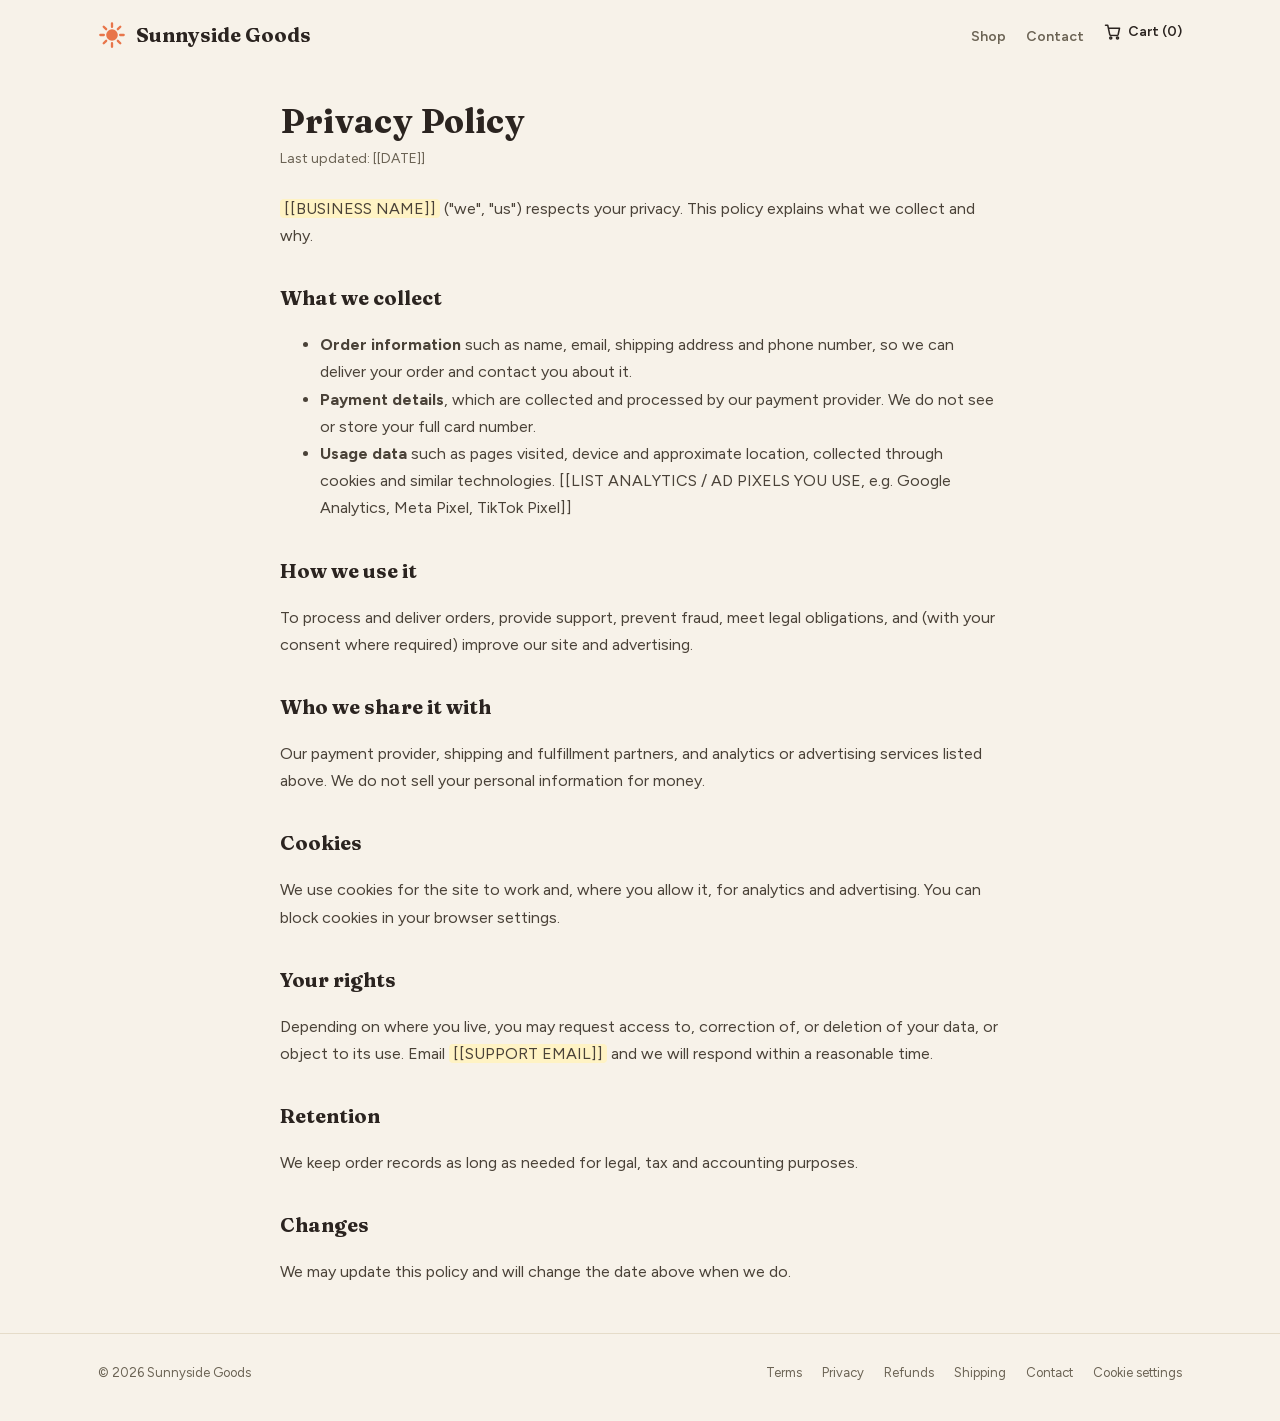
<file: privacy/index.html>
<!doctype html>
<html lang="en"><head><meta charset="utf-8"><meta name="viewport" content="width=device-width, initial-scale=1">
<title>Privacy Policy — Sunnyside Goods</title>
<meta name="description" content="What personal data Sunnyside Goods collects, why, and your rights.">
<link rel="canonical" href="https://svidlak.github.io/privacy/">
<meta name="robots" content="index, follow, max-image-preview:large">
<meta name="theme-color" content="#F7F2E9">
<link rel="icon" href="/favicon.svg" type="image/svg+xml">
<meta property="og:type" content="website">
<meta property="og:site_name" content="Sunnyside Goods">
<meta property="og:title" content="Privacy Policy — Sunnyside Goods">
<meta property="og:description" content="What personal data Sunnyside Goods collects, why, and your rights.">
<meta property="og:url" content="https://svidlak.github.io/privacy/">
<meta property="og:image" content="https://svidlak.github.io/paw-washer/assets/variants/green-medium.jpeg">
<meta property="og:image:alt" content="Twist-Clean Paw Washer in green">
<meta name="twitter:card" content="summary_large_image">
<meta name="twitter:title" content="Privacy Policy — Sunnyside Goods">
<meta name="twitter:description" content="What personal data Sunnyside Goods collects, why, and your rights.">
<meta name="twitter:image" content="https://svidlak.github.io/paw-washer/assets/variants/green-medium.jpeg">
<link rel="preload" href="/shared/fonts/figtree-latin.woff2" as="font" type="font/woff2" crossorigin>
<link rel="preload" href="/shared/fonts/fraunces-latin.woff2" as="font" type="font/woff2" crossorigin>
<link rel="stylesheet" href="/shared/fonts.css">
<style>
  :root { --bg:#F7F2E9; --ink:#2B2420; --muted:#6B6354; --line:#E5DCC9; --green:#3A6B5C; }
  html { -webkit-text-size-adjust:100%; }
  body { margin:0; background:var(--bg); color:var(--ink); font-family:'Figtree',sans-serif; line-height:1.7; overflow-x:hidden; }
  a { color:var(--green); }
  header, main, footer { max-width:760px; margin:0 auto; padding:0 20px; box-sizing:border-box; }
  header { padding-top:24px; padding-bottom:8px; }
  header a { font-family:'Fraunces',serif; font-weight:700; font-size:20px; color:var(--ink); text-decoration:none; }
  h1 { font-family:'Fraunces',serif; font-size:34px; line-height:1.15; margin:32px 0 6px; }
  h2 { font-family:'Fraunces',serif; font-size:20px; margin:32px 0 8px; }
  p, li { font-size:16px; color:#4A4238; }
  .updated { color:var(--muted); font-size:14px; margin:0 0 24px; }
  .todo { background:#FFF3C4; padding:0 4px; border-radius:4px; }
  footer { border-top:1px solid var(--line); margin-top:48px; padding-top:20px; padding-bottom:40px; font-size:14px; color:var(--muted); display:flex; flex-wrap:wrap; gap:8px 20px; }
  footer a { color:var(--muted); }
  @media (max-width:600px){ h1{font-size:28px;} }
</style>
<script src="/shared/analytics.js"></script>
<script src="/shared/cart.js"></script>
<script src="/shared/layout.js"></script>
</head><body>
<site-header></site-header>
<main>
<h1>Privacy Policy</h1>
<p class="updated">Last updated: [[DATE]]</p>

<p><span class="todo">[[BUSINESS NAME]]</span> ("we", "us") respects your privacy. This policy explains what we collect and why.</p>
<h2>What we collect</h2>
<ul>
<li><strong>Order information</strong> such as name, email, shipping address and phone number, so we can deliver your order and contact you about it.</li>
<li><strong>Payment details</strong>, which are collected and processed by our payment provider. We do not see or store your full card number.</li>
<li><strong>Usage data</strong> such as pages visited, device and approximate location, collected through cookies and similar technologies. [[LIST ANALYTICS / AD PIXELS YOU USE, e.g. Google Analytics, Meta Pixel, TikTok Pixel]]</li>
</ul>
<h2>How we use it</h2>
<p>To process and deliver orders, provide support, prevent fraud, meet legal obligations, and (with your consent where required) improve our site and advertising.</p>
<h2>Who we share it with</h2>
<p>Our payment provider, shipping and fulfillment partners, and analytics or advertising services listed above. We do not sell your personal information for money.</p>
<h2>Cookies</h2>
<p>We use cookies for the site to work and, where you allow it, for analytics and advertising. You can block cookies in your browser settings.</p>
<h2>Your rights</h2>
<p>Depending on where you live, you may request access to, correction of, or deletion of your data, or object to its use. Email <span class="todo">[[SUPPORT EMAIL]]</span> and we will respond within a reasonable time.</p>
<h2>Retention</h2>
<p>We keep order records as long as needed for legal, tax and accounting purposes.</p>
<h2>Changes</h2>
<p>We may update this policy and will change the date above when we do.</p>

</main>
<site-footer></site-footer>
</body></html>
</file>
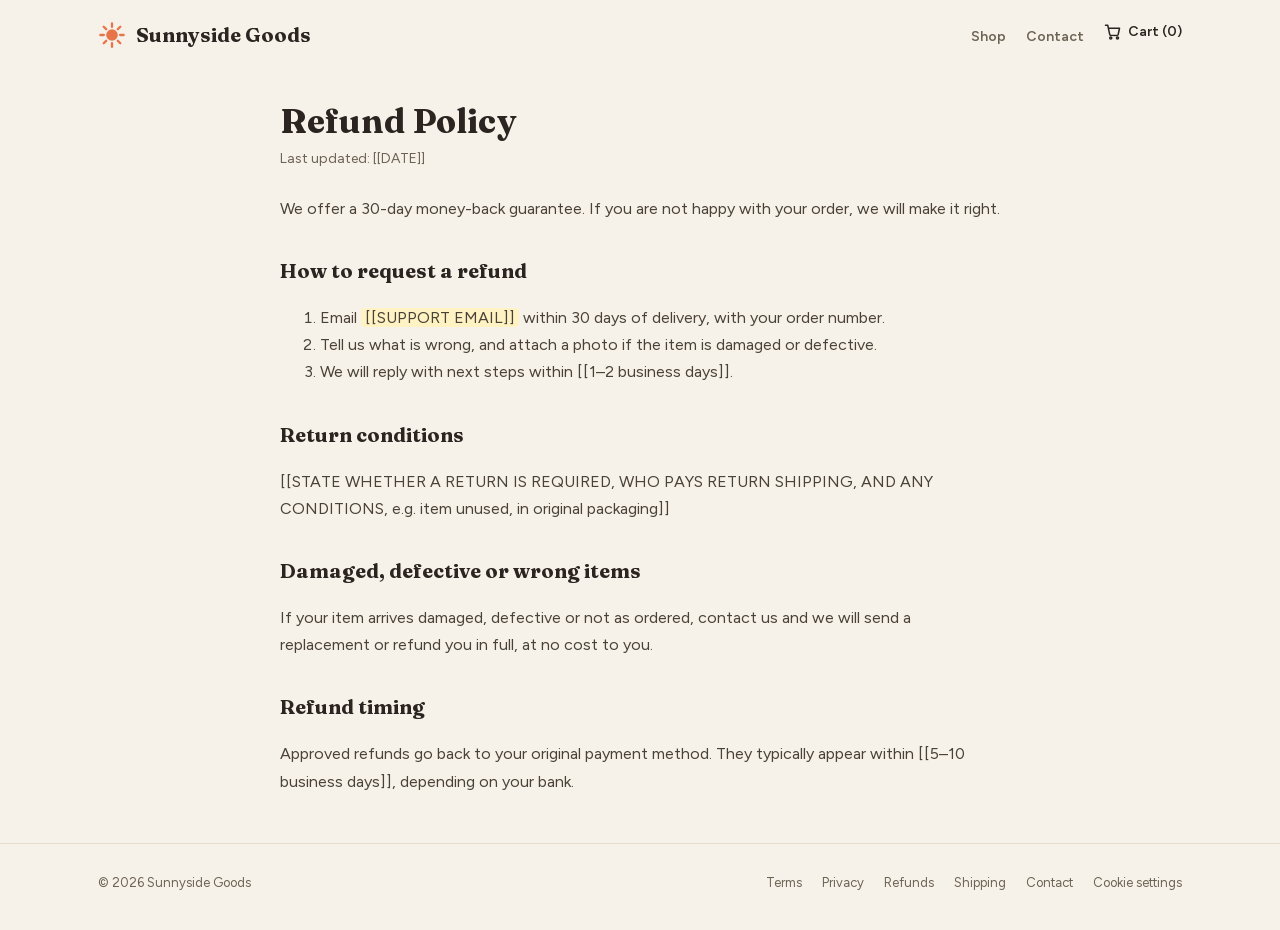
<file: refunds/index.html>
<!doctype html>
<html lang="en"><head><meta charset="utf-8"><meta name="viewport" content="width=device-width, initial-scale=1">
<title>Refund Policy — Sunnyside Goods</title>
<meta name="description" content="Our 30-day money-back guarantee and how to request a refund.">
<link rel="canonical" href="https://svidlak.github.io/refunds/">
<meta name="robots" content="index, follow, max-image-preview:large">
<meta name="theme-color" content="#F7F2E9">
<link rel="icon" href="/favicon.svg" type="image/svg+xml">
<meta property="og:type" content="website">
<meta property="og:site_name" content="Sunnyside Goods">
<meta property="og:title" content="Refund Policy — Sunnyside Goods">
<meta property="og:description" content="Our 30-day money-back guarantee and how to request a refund.">
<meta property="og:url" content="https://svidlak.github.io/refunds/">
<meta property="og:image" content="https://svidlak.github.io/paw-washer/assets/variants/green-medium.jpeg">
<meta property="og:image:alt" content="Twist-Clean Paw Washer in green">
<meta name="twitter:card" content="summary_large_image">
<meta name="twitter:title" content="Refund Policy — Sunnyside Goods">
<meta name="twitter:description" content="Our 30-day money-back guarantee and how to request a refund.">
<meta name="twitter:image" content="https://svidlak.github.io/paw-washer/assets/variants/green-medium.jpeg">
<link rel="preload" href="/shared/fonts/figtree-latin.woff2" as="font" type="font/woff2" crossorigin>
<link rel="preload" href="/shared/fonts/fraunces-latin.woff2" as="font" type="font/woff2" crossorigin>
<link rel="stylesheet" href="/shared/fonts.css">
<style>
  :root { --bg:#F7F2E9; --ink:#2B2420; --muted:#6B6354; --line:#E5DCC9; --green:#3A6B5C; }
  html { -webkit-text-size-adjust:100%; }
  body { margin:0; background:var(--bg); color:var(--ink); font-family:'Figtree',sans-serif; line-height:1.7; overflow-x:hidden; }
  a { color:var(--green); }
  header, main, footer { max-width:760px; margin:0 auto; padding:0 20px; box-sizing:border-box; }
  header { padding-top:24px; padding-bottom:8px; }
  header a { font-family:'Fraunces',serif; font-weight:700; font-size:20px; color:var(--ink); text-decoration:none; }
  h1 { font-family:'Fraunces',serif; font-size:34px; line-height:1.15; margin:32px 0 6px; }
  h2 { font-family:'Fraunces',serif; font-size:20px; margin:32px 0 8px; }
  p, li { font-size:16px; color:#4A4238; }
  .updated { color:var(--muted); font-size:14px; margin:0 0 24px; }
  .todo { background:#FFF3C4; padding:0 4px; border-radius:4px; }
  footer { border-top:1px solid var(--line); margin-top:48px; padding-top:20px; padding-bottom:40px; font-size:14px; color:var(--muted); display:flex; flex-wrap:wrap; gap:8px 20px; }
  footer a { color:var(--muted); }
  @media (max-width:600px){ h1{font-size:28px;} }
</style>
<script src="/shared/analytics.js"></script>
<script src="/shared/cart.js"></script>
<script src="/shared/layout.js"></script>
</head><body>
<site-header></site-header>
<main>
<h1>Refund Policy</h1>
<p class="updated">Last updated: [[DATE]]</p>

<p>We offer a 30-day money-back guarantee. If you are not happy with your order, we will make it right.</p>
<h2>How to request a refund</h2>
<ol>
<li>Email <span class="todo">[[SUPPORT EMAIL]]</span> within 30 days of delivery, with your order number.</li>
<li>Tell us what is wrong, and attach a photo if the item is damaged or defective.</li>
<li>We will reply with next steps within [[1–2 business days]].</li>
</ol>
<h2>Return conditions</h2>
<p>[[STATE WHETHER A RETURN IS REQUIRED, WHO PAYS RETURN SHIPPING, AND ANY CONDITIONS, e.g. item unused, in original packaging]]</p>
<h2>Damaged, defective or wrong items</h2>
<p>If your item arrives damaged, defective or not as ordered, contact us and we will send a replacement or refund you in full, at no cost to you.</p>
<h2>Refund timing</h2>
<p>Approved refunds go back to your original payment method. They typically appear within [[5–10 business days]], depending on your bank.</p>

</main>
<site-footer></site-footer>
</body></html>
</file>
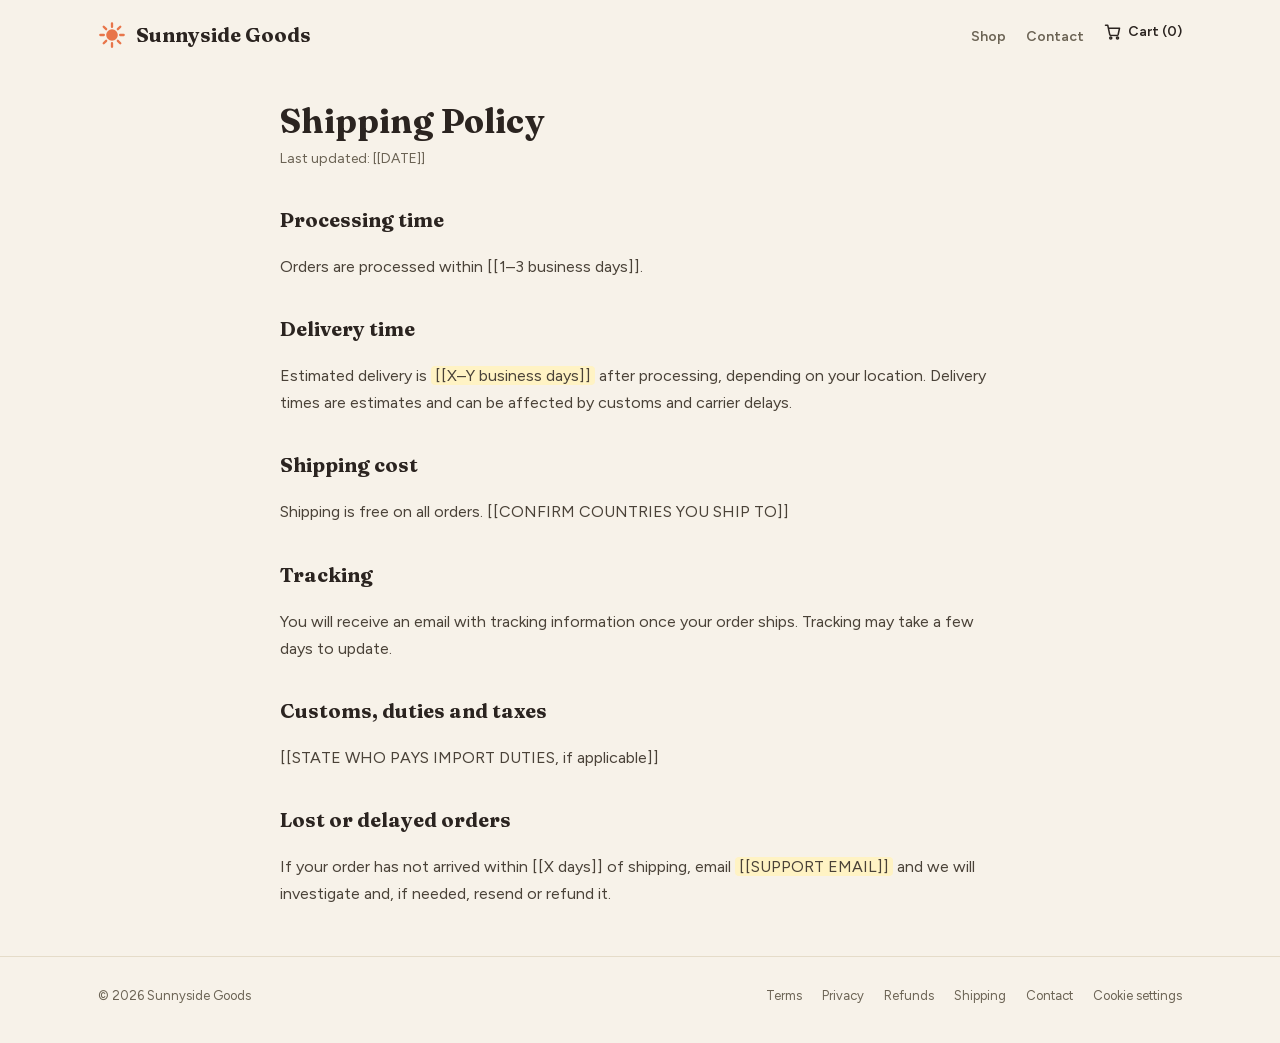
<file: shipping/index.html>
<!doctype html>
<html lang="en"><head><meta charset="utf-8"><meta name="viewport" content="width=device-width, initial-scale=1">
<title>Shipping Policy — Sunnyside Goods</title>
<meta name="description" content="Processing times, delivery estimates and tracking for Sunnyside Goods orders.">
<link rel="canonical" href="https://svidlak.github.io/shipping/">
<meta name="robots" content="index, follow, max-image-preview:large">
<meta name="theme-color" content="#F7F2E9">
<link rel="icon" href="/favicon.svg" type="image/svg+xml">
<meta property="og:type" content="website">
<meta property="og:site_name" content="Sunnyside Goods">
<meta property="og:title" content="Shipping Policy — Sunnyside Goods">
<meta property="og:description" content="Processing times, delivery estimates and tracking for Sunnyside Goods orders.">
<meta property="og:url" content="https://svidlak.github.io/shipping/">
<meta property="og:image" content="https://svidlak.github.io/paw-washer/assets/variants/green-medium.jpeg">
<meta property="og:image:alt" content="Twist-Clean Paw Washer in green">
<meta name="twitter:card" content="summary_large_image">
<meta name="twitter:title" content="Shipping Policy — Sunnyside Goods">
<meta name="twitter:description" content="Processing times, delivery estimates and tracking for Sunnyside Goods orders.">
<meta name="twitter:image" content="https://svidlak.github.io/paw-washer/assets/variants/green-medium.jpeg">
<link rel="preload" href="/shared/fonts/figtree-latin.woff2" as="font" type="font/woff2" crossorigin>
<link rel="preload" href="/shared/fonts/fraunces-latin.woff2" as="font" type="font/woff2" crossorigin>
<link rel="stylesheet" href="/shared/fonts.css">
<style>
  :root { --bg:#F7F2E9; --ink:#2B2420; --muted:#6B6354; --line:#E5DCC9; --green:#3A6B5C; }
  html { -webkit-text-size-adjust:100%; }
  body { margin:0; background:var(--bg); color:var(--ink); font-family:'Figtree',sans-serif; line-height:1.7; overflow-x:hidden; }
  a { color:var(--green); }
  header, main, footer { max-width:760px; margin:0 auto; padding:0 20px; box-sizing:border-box; }
  header { padding-top:24px; padding-bottom:8px; }
  header a { font-family:'Fraunces',serif; font-weight:700; font-size:20px; color:var(--ink); text-decoration:none; }
  h1 { font-family:'Fraunces',serif; font-size:34px; line-height:1.15; margin:32px 0 6px; }
  h2 { font-family:'Fraunces',serif; font-size:20px; margin:32px 0 8px; }
  p, li { font-size:16px; color:#4A4238; }
  .updated { color:var(--muted); font-size:14px; margin:0 0 24px; }
  .todo { background:#FFF3C4; padding:0 4px; border-radius:4px; }
  footer { border-top:1px solid var(--line); margin-top:48px; padding-top:20px; padding-bottom:40px; font-size:14px; color:var(--muted); display:flex; flex-wrap:wrap; gap:8px 20px; }
  footer a { color:var(--muted); }
  @media (max-width:600px){ h1{font-size:28px;} }
</style>
<script src="/shared/analytics.js"></script>
<script src="/shared/cart.js"></script>
<script src="/shared/layout.js"></script>
</head><body>
<site-header></site-header>
<main>
<h1>Shipping Policy</h1>
<p class="updated">Last updated: [[DATE]]</p>

<h2>Processing time</h2>
<p>Orders are processed within [[1–3 business days]].</p>
<h2>Delivery time</h2>
<p>Estimated delivery is <span class="todo">[[X–Y business days]]</span> after processing, depending on your location. Delivery times are estimates and can be affected by customs and carrier delays.</p>
<h2>Shipping cost</h2>
<p>Shipping is free on all orders. [[CONFIRM COUNTRIES YOU SHIP TO]]</p>
<h2>Tracking</h2>
<p>You will receive an email with tracking information once your order ships. Tracking may take a few days to update.</p>
<h2>Customs, duties and taxes</h2>
<p>[[STATE WHO PAYS IMPORT DUTIES, if applicable]]</p>
<h2>Lost or delayed orders</h2>
<p>If your order has not arrived within [[X days]] of shipping, email <span class="todo">[[SUPPORT EMAIL]]</span> and we will investigate and, if needed, resend or refund it.</p>

</main>
<site-footer></site-footer>
</body></html>
</file>
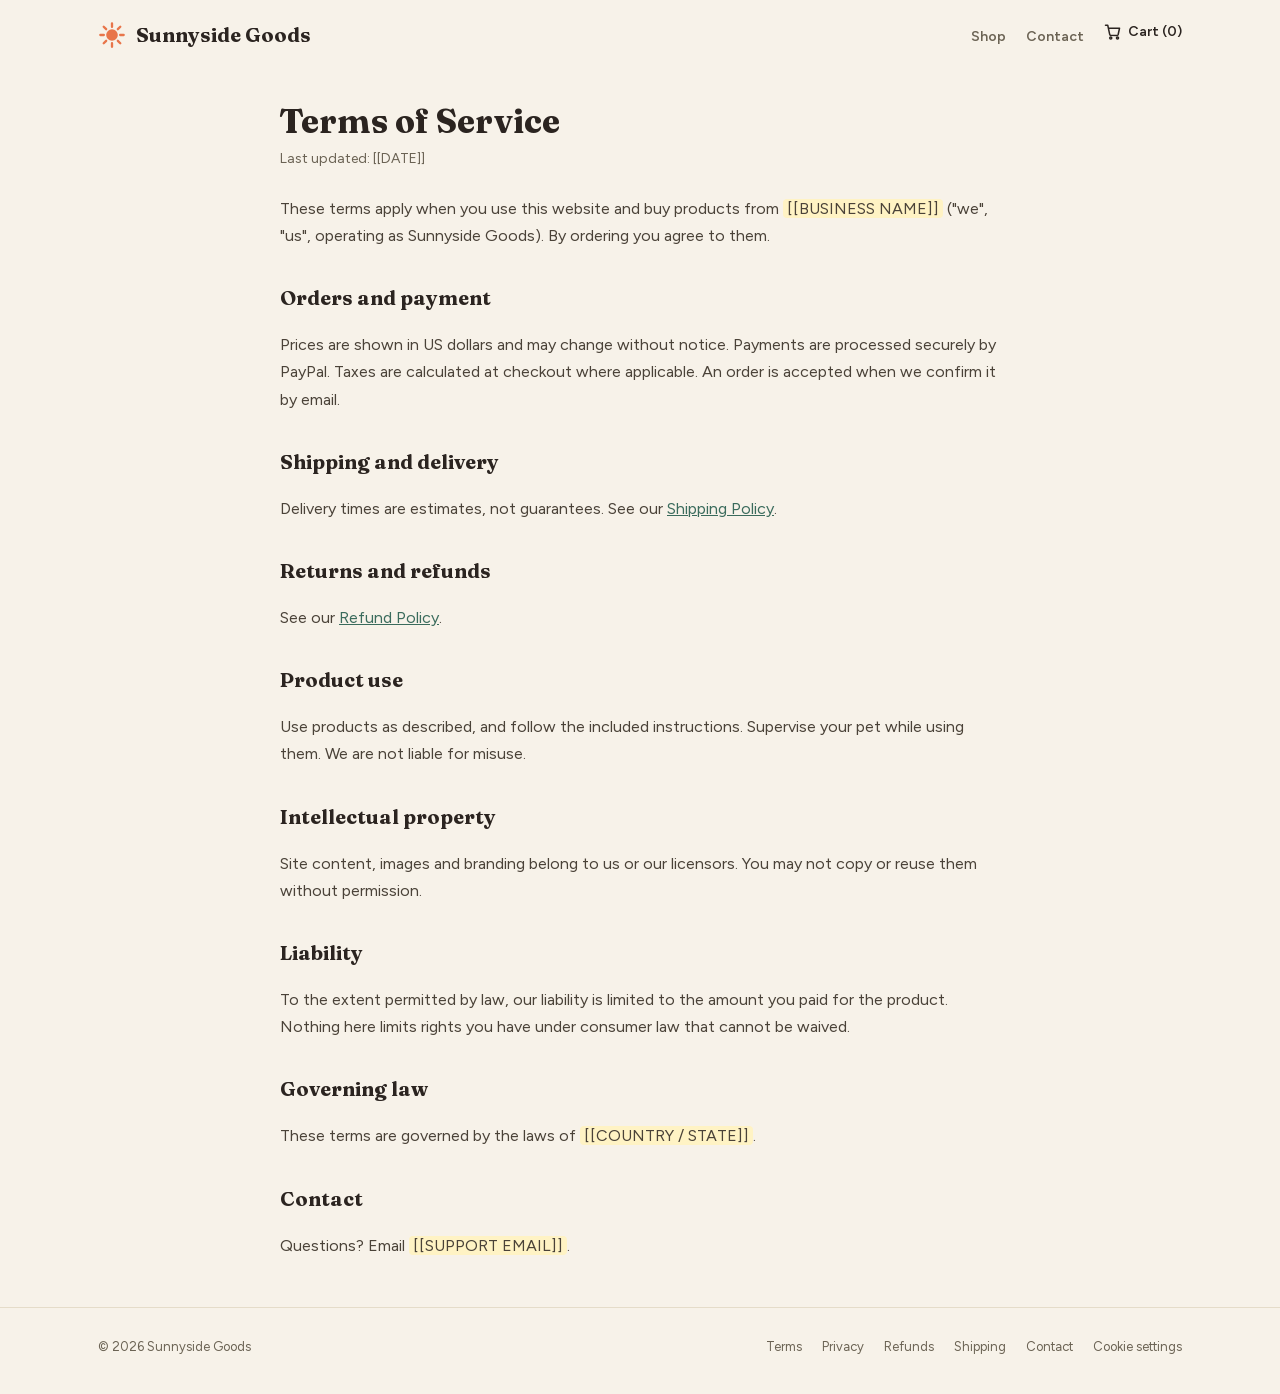
<file: terms/index.html>
<!doctype html>
<html lang="en"><head><meta charset="utf-8"><meta name="viewport" content="width=device-width, initial-scale=1">
<title>Terms of Service — Sunnyside Goods</title>
<meta name="description" content="The terms that apply when you use our website and buy from Sunnyside Goods.">
<link rel="canonical" href="https://svidlak.github.io/terms/">
<meta name="robots" content="index, follow, max-image-preview:large">
<meta name="theme-color" content="#F7F2E9">
<link rel="icon" href="/favicon.svg" type="image/svg+xml">
<meta property="og:type" content="website">
<meta property="og:site_name" content="Sunnyside Goods">
<meta property="og:title" content="Terms of Service — Sunnyside Goods">
<meta property="og:description" content="The terms that apply when you use our website and buy from Sunnyside Goods.">
<meta property="og:url" content="https://svidlak.github.io/terms/">
<meta property="og:image" content="https://svidlak.github.io/paw-washer/assets/variants/green-medium.jpeg">
<meta property="og:image:alt" content="Twist-Clean Paw Washer in green">
<meta name="twitter:card" content="summary_large_image">
<meta name="twitter:title" content="Terms of Service — Sunnyside Goods">
<meta name="twitter:description" content="The terms that apply when you use our website and buy from Sunnyside Goods.">
<meta name="twitter:image" content="https://svidlak.github.io/paw-washer/assets/variants/green-medium.jpeg">
<link rel="preload" href="/shared/fonts/figtree-latin.woff2" as="font" type="font/woff2" crossorigin>
<link rel="preload" href="/shared/fonts/fraunces-latin.woff2" as="font" type="font/woff2" crossorigin>
<link rel="stylesheet" href="/shared/fonts.css">
<style>
  :root { --bg:#F7F2E9; --ink:#2B2420; --muted:#6B6354; --line:#E5DCC9; --green:#3A6B5C; }
  html { -webkit-text-size-adjust:100%; }
  body { margin:0; background:var(--bg); color:var(--ink); font-family:'Figtree',sans-serif; line-height:1.7; overflow-x:hidden; }
  a { color:var(--green); }
  header, main, footer { max-width:760px; margin:0 auto; padding:0 20px; box-sizing:border-box; }
  header { padding-top:24px; padding-bottom:8px; }
  header a { font-family:'Fraunces',serif; font-weight:700; font-size:20px; color:var(--ink); text-decoration:none; }
  h1 { font-family:'Fraunces',serif; font-size:34px; line-height:1.15; margin:32px 0 6px; }
  h2 { font-family:'Fraunces',serif; font-size:20px; margin:32px 0 8px; }
  p, li { font-size:16px; color:#4A4238; }
  .updated { color:var(--muted); font-size:14px; margin:0 0 24px; }
  .todo { background:#FFF3C4; padding:0 4px; border-radius:4px; }
  footer { border-top:1px solid var(--line); margin-top:48px; padding-top:20px; padding-bottom:40px; font-size:14px; color:var(--muted); display:flex; flex-wrap:wrap; gap:8px 20px; }
  footer a { color:var(--muted); }
  @media (max-width:600px){ h1{font-size:28px;} }
</style>
<script src="/shared/analytics.js"></script>
<script src="/shared/cart.js"></script>
<script src="/shared/layout.js"></script>
</head><body>
<site-header></site-header>
<main>
<h1>Terms of Service</h1>
<p class="updated">Last updated: [[DATE]]</p>

<p>These terms apply when you use this website and buy products from <span class="todo">[[BUSINESS NAME]]</span> ("we", "us", operating as Sunnyside Goods). By ordering you agree to them.</p>
<h2>Orders and payment</h2>
<p>Prices are shown in US dollars and may change without notice. Payments are processed securely by PayPal. Taxes are calculated at checkout where applicable. An order is accepted when we confirm it by email.</p>
<h2>Shipping and delivery</h2>
<p>Delivery times are estimates, not guarantees. See our <a href="/shipping/">Shipping Policy</a>.</p>
<h2>Returns and refunds</h2>
<p>See our <a href="/refunds/">Refund Policy</a>.</p>
<h2>Product use</h2>
<p>Use products as described, and follow the included instructions. Supervise your pet while using them. We are not liable for misuse.</p>
<h2>Intellectual property</h2>
<p>Site content, images and branding belong to us or our licensors. You may not copy or reuse them without permission.</p>
<h2>Liability</h2>
<p>To the extent permitted by law, our liability is limited to the amount you paid for the product. Nothing here limits rights you have under consumer law that cannot be waived.</p>
<h2>Governing law</h2>
<p>These terms are governed by the laws of <span class="todo">[[COUNTRY / STATE]]</span>.</p>
<h2>Contact</h2>
<p>Questions? Email <span class="todo">[[SUPPORT EMAIL]]</span>.</p>

</main>
<site-footer></site-footer>
</body></html>
</file>
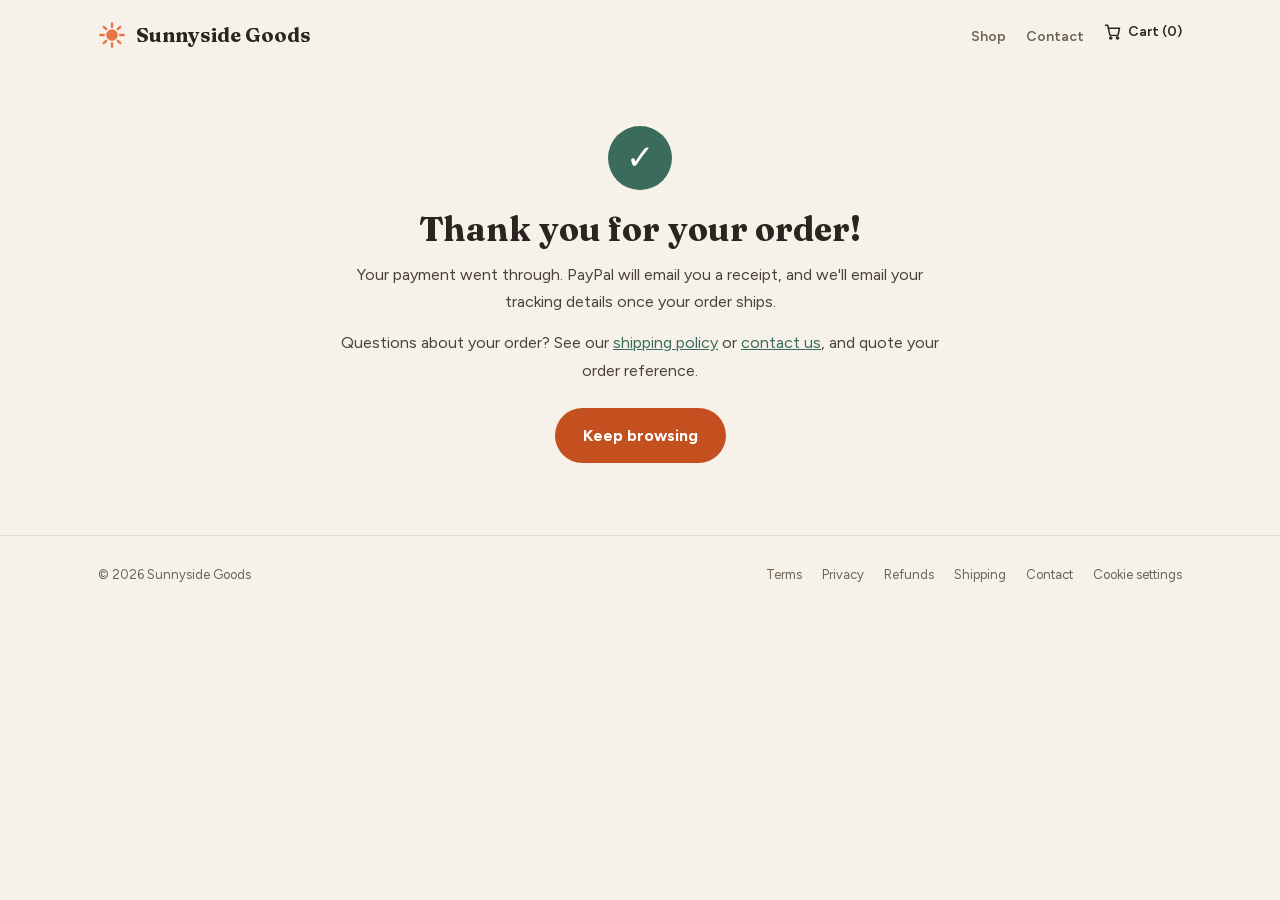
<file: thank-you/index.html>
<!doctype html>
<html lang="en"><head><meta charset="utf-8"><meta name="viewport" content="width=device-width, initial-scale=1">
<title>Thank you for your order — Sunnyside Goods</title>
<meta name="robots" content="noindex, nofollow">
<meta name="theme-color" content="#F7F2E9">
<link rel="icon" href="/favicon.svg" type="image/svg+xml">
<link rel="preload" href="/shared/fonts/figtree-latin.woff2" as="font" type="font/woff2" crossorigin>
<link rel="preload" href="/shared/fonts/fraunces-latin.woff2" as="font" type="font/woff2" crossorigin>
<link rel="stylesheet" href="/shared/fonts.css">
<script src="/shared/layout.js"></script>
<script src="/shared/analytics.js"></script>
<script src="/shared/cart.js"></script>
<style>
  body { margin:0; background:#F7F2E9; color:#2B2420; font-family:'Figtree',sans-serif; line-height:1.7; overflow-x:hidden; }
  main { max-width:620px; margin:0 auto; padding:56px 20px 24px; text-align:center; }
  .tick { width:64px; height:64px; border-radius:50%; background:#3A6B5C; color:#fff; font-size:34px; display:flex; align-items:center; justify-content:center; margin:0 auto 20px; }
  h1 { font-family:'Fraunces',serif; font-size:34px; line-height:1.15; margin:0 0 12px; }
  p { color:#4A4238; font-size:16px; margin:0 0 14px; }
  .order { display:inline-block; background:#fff; border:1px solid #E5DCC9; border-radius:10px; padding:8px 16px; font-weight:700; margin:6px 0 20px; word-break:break-all; }
  a.btn { display:inline-block; background:#C4501F; color:#fff; text-decoration:none; padding:14px 28px; border-radius:999px; font-weight:700; margin-top:10px; }
  a { color:#3A6B5C; }
</style>
</head><body>
<site-header></site-header>
<main>
  <div class="tick" aria-hidden="true">✓</div>
  <h1>Thank you for your order!</h1>
  <p>Your payment went through. PayPal will email you a receipt, and we'll email your tracking details once your order ships.</p>
  <div id="order-wrap" style="display:none;">
    <p style="margin:0;">Order reference</p>
    <div class="order" id="order-id"></div>
  </div>
  <p>Questions about your order? See our <a href="/shipping/">shipping policy</a> or <a href="/contact/">contact us</a>, and quote your order reference.</p>
  <a class="btn" href="/">Keep browsing</a>
</main>
<site-footer></site-footer>
<script>
  var id = new URLSearchParams(location.search).get('order');
  if (id && /^[A-Za-z0-9_-]{6,40}$/.test(id)) {
    document.getElementById('order-id').textContent = id;
    document.getElementById('order-wrap').style.display = 'block';
    try { localStorage.removeItem('sg_cart'); } catch (e) {}
    // Fire the Purchase event once per order (a refresh won't double count)
    var seenKey = 'sg_order_' + id, already = false;
    try { already = !!localStorage.getItem(seenKey); localStorage.setItem(seenKey, '1'); } catch (e) {}
    var v = parseFloat(new URLSearchParams(location.search).get('value'));
    if (!already && v > 0) sgTrack('Purchase', { value: v, currency: 'USD', transaction_id: id });
  }
</script>
</body></html>
</file>
<file: shared/fonts.css>
/* Self-hosted fonts (SIL Open Font License). Latin subset, variable weights. */
@font-face {
  font-family: 'Figtree';
  font-style: normal;
  font-weight: 400 800;
  font-display: swap;
  src: url(/shared/fonts/figtree-latin.woff2) format('woff2');
  unicode-range: U+0000-00FF, U+0131, U+0152-0153, U+02BB-02BC, U+02C6, U+02DA, U+02DC, U+2000-206F, U+20AC, U+2122, U+2191, U+2193, U+2212, U+2215, U+FEFF, U+FFFD;
}
@font-face {
  font-family: 'Fraunces';
  font-style: normal;
  font-weight: 500 700;
  font-display: swap;
  src: url(/shared/fonts/fraunces-latin.woff2) format('woff2');
  unicode-range: U+0000-00FF, U+0131, U+0152-0153, U+02BB-02BC, U+02C6, U+02DA, U+02DC, U+2000-206F, U+20AC, U+2122, U+2191, U+2193, U+2212, U+2215, U+FEFF, U+FFFD;
}
</file>
